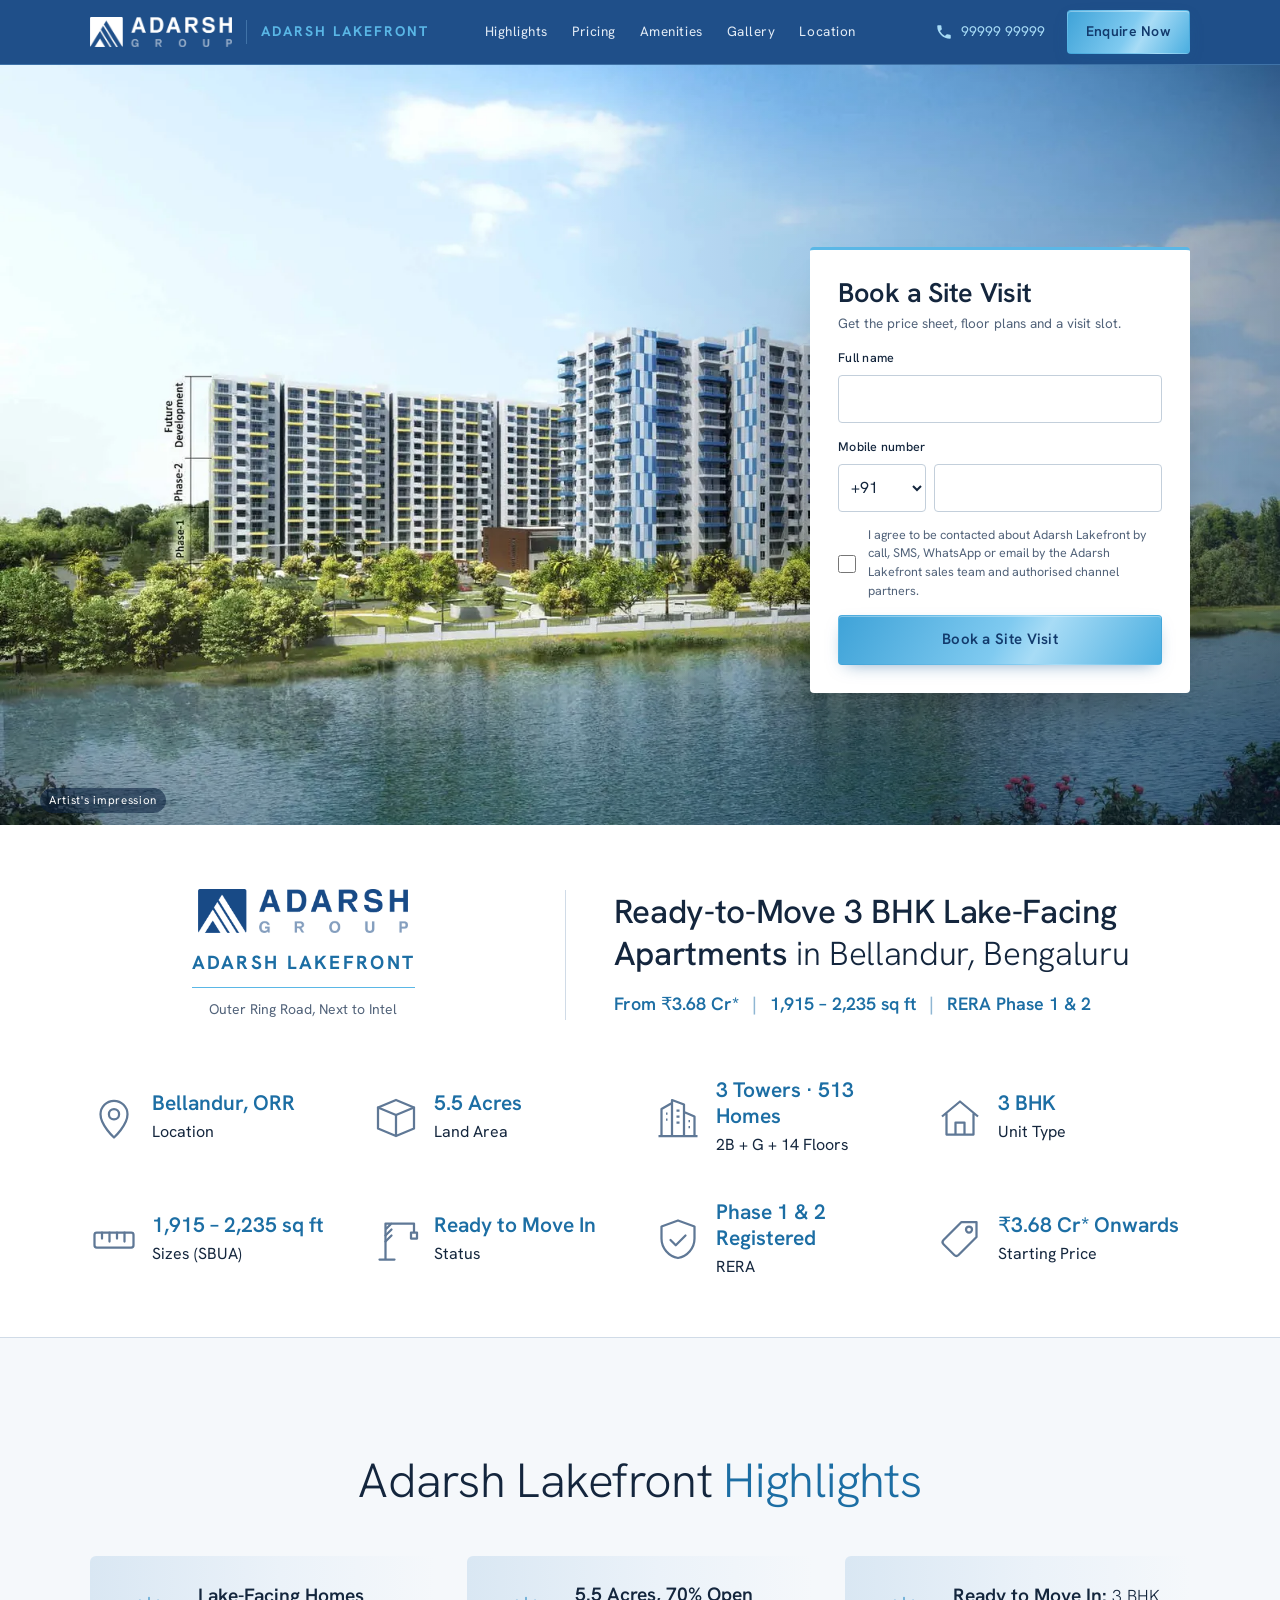
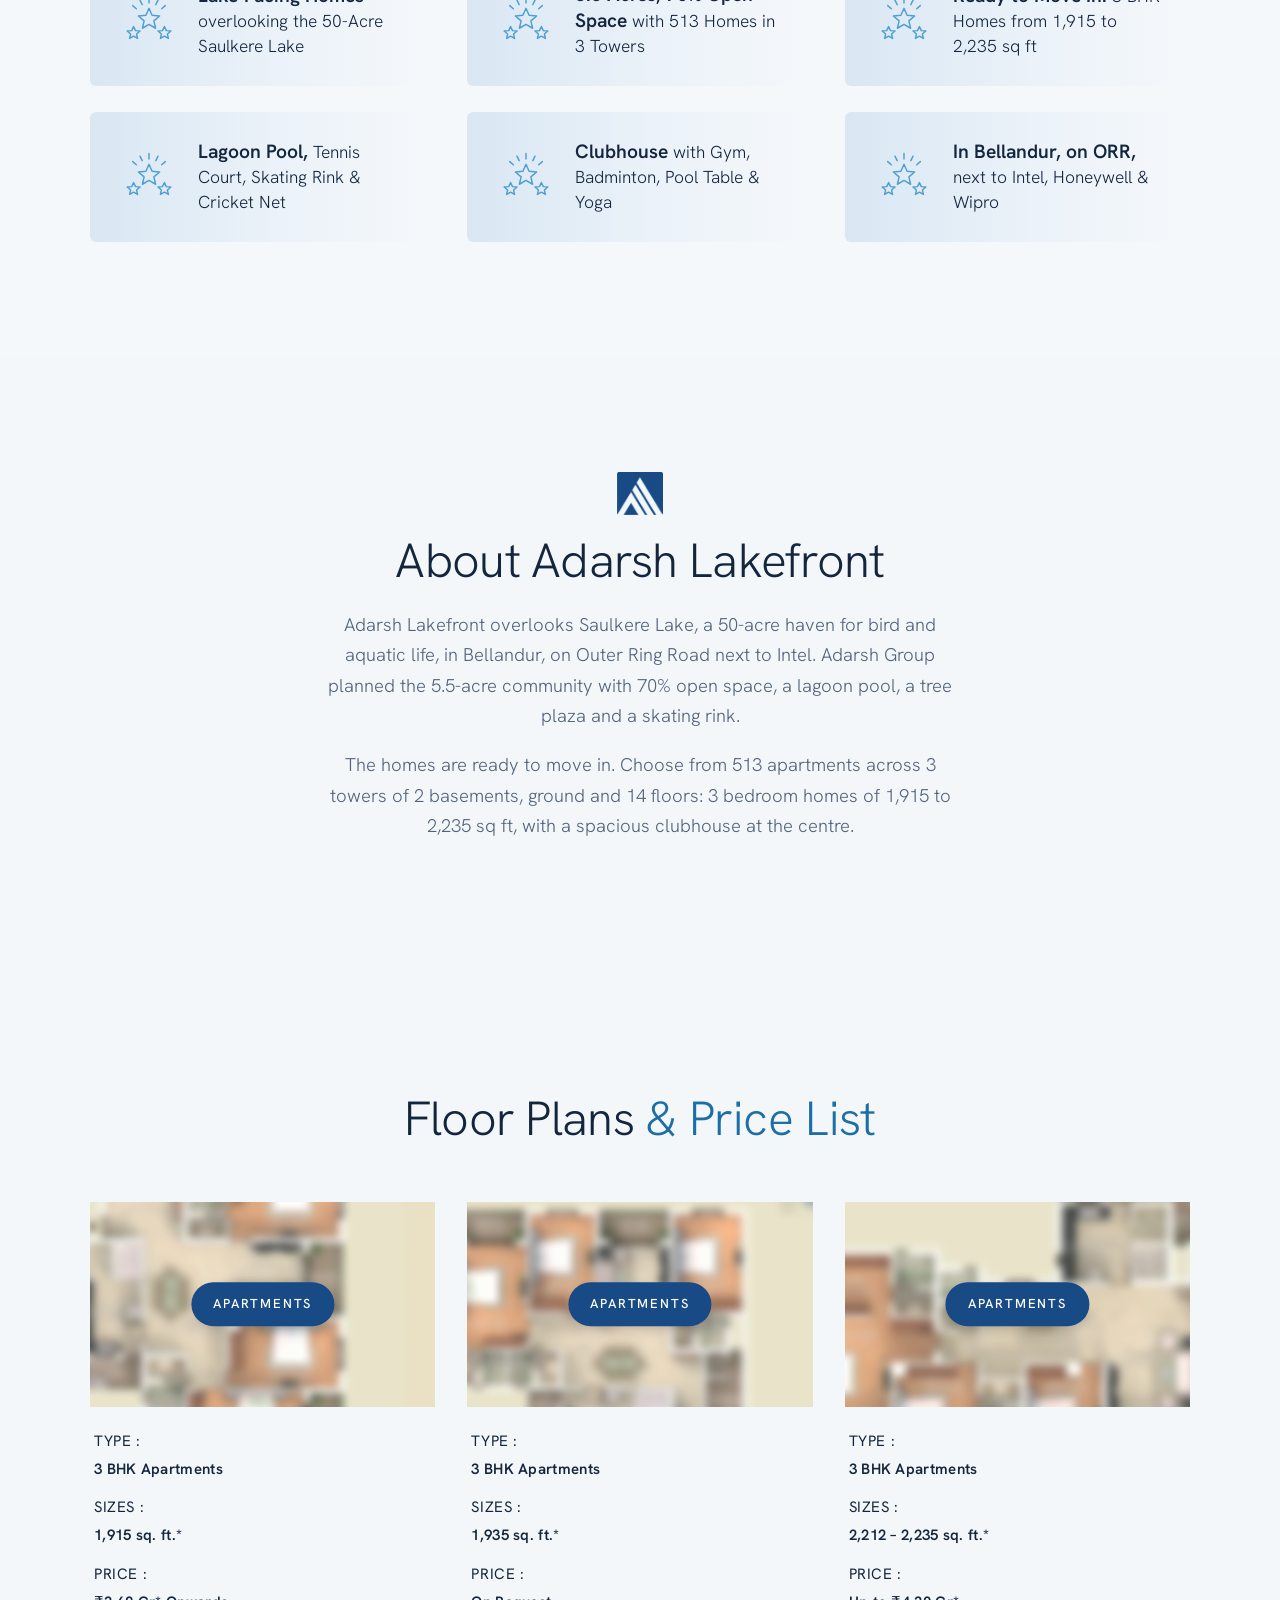
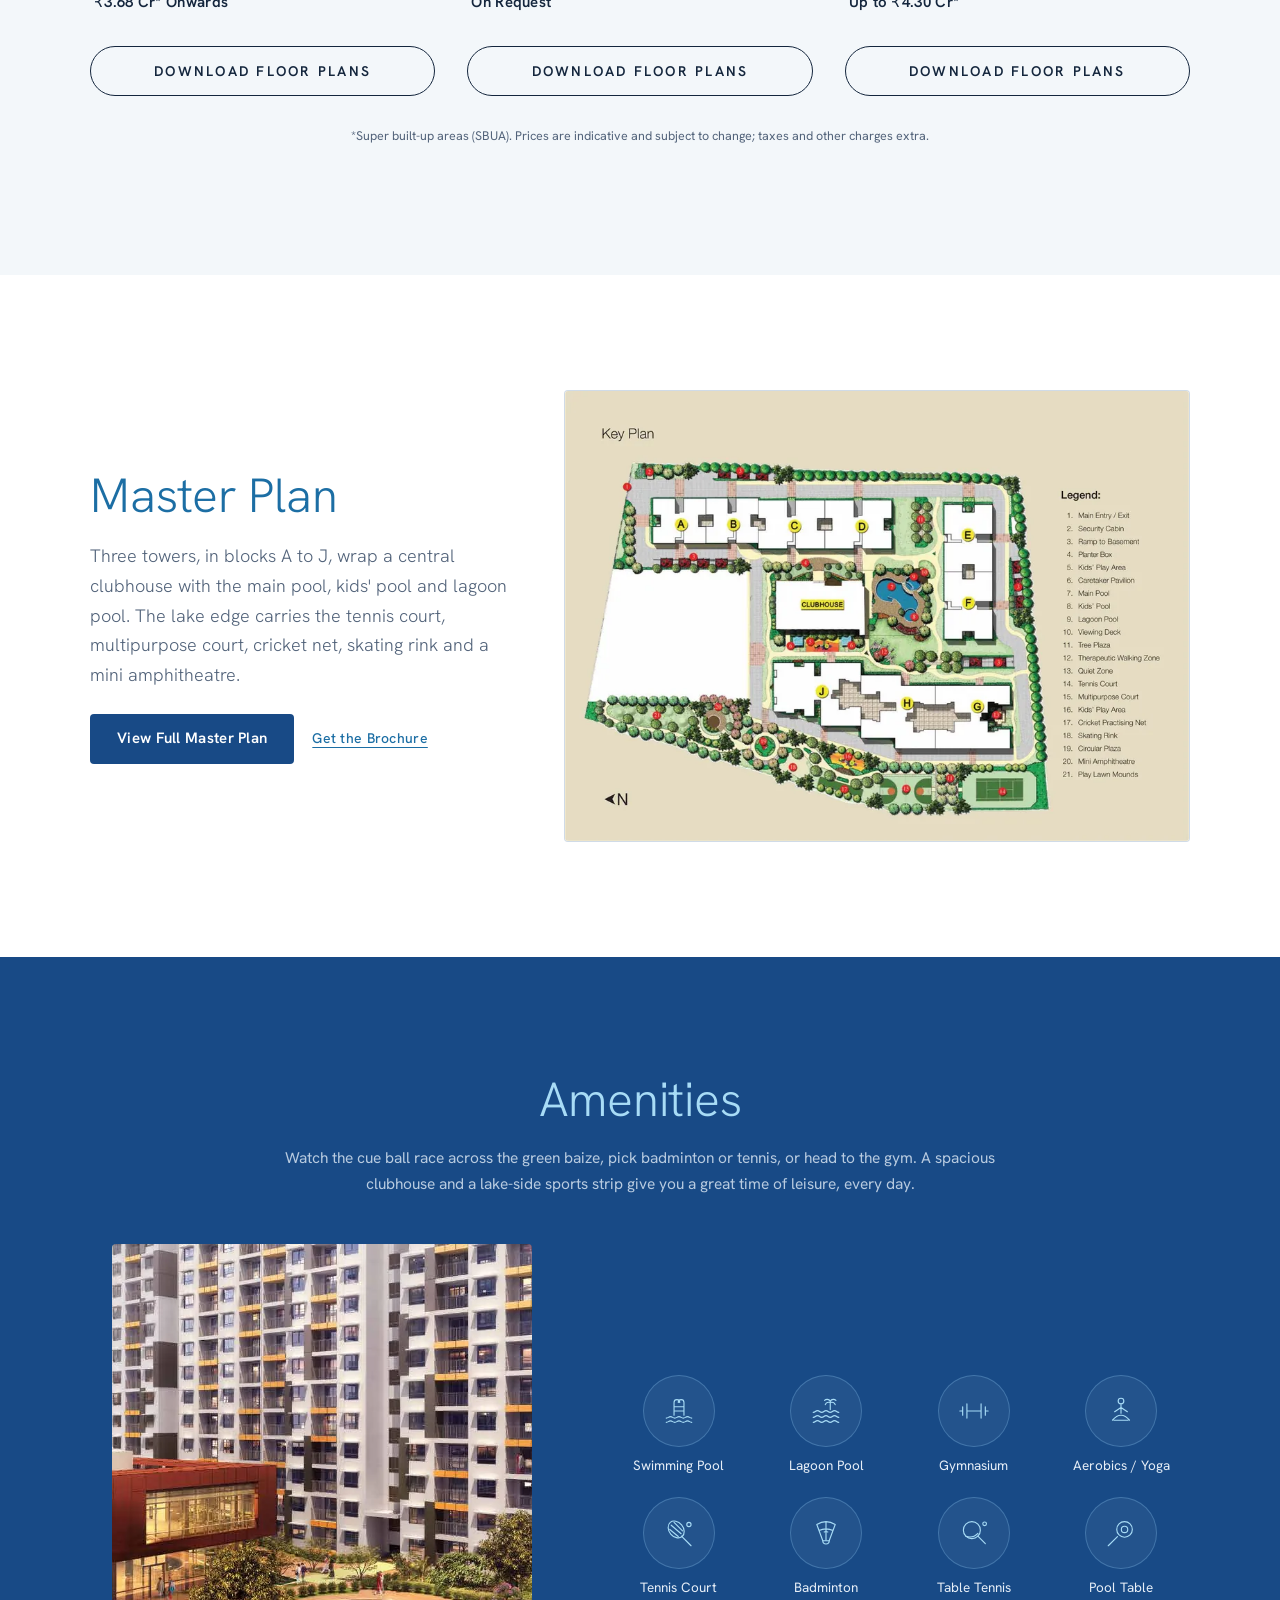
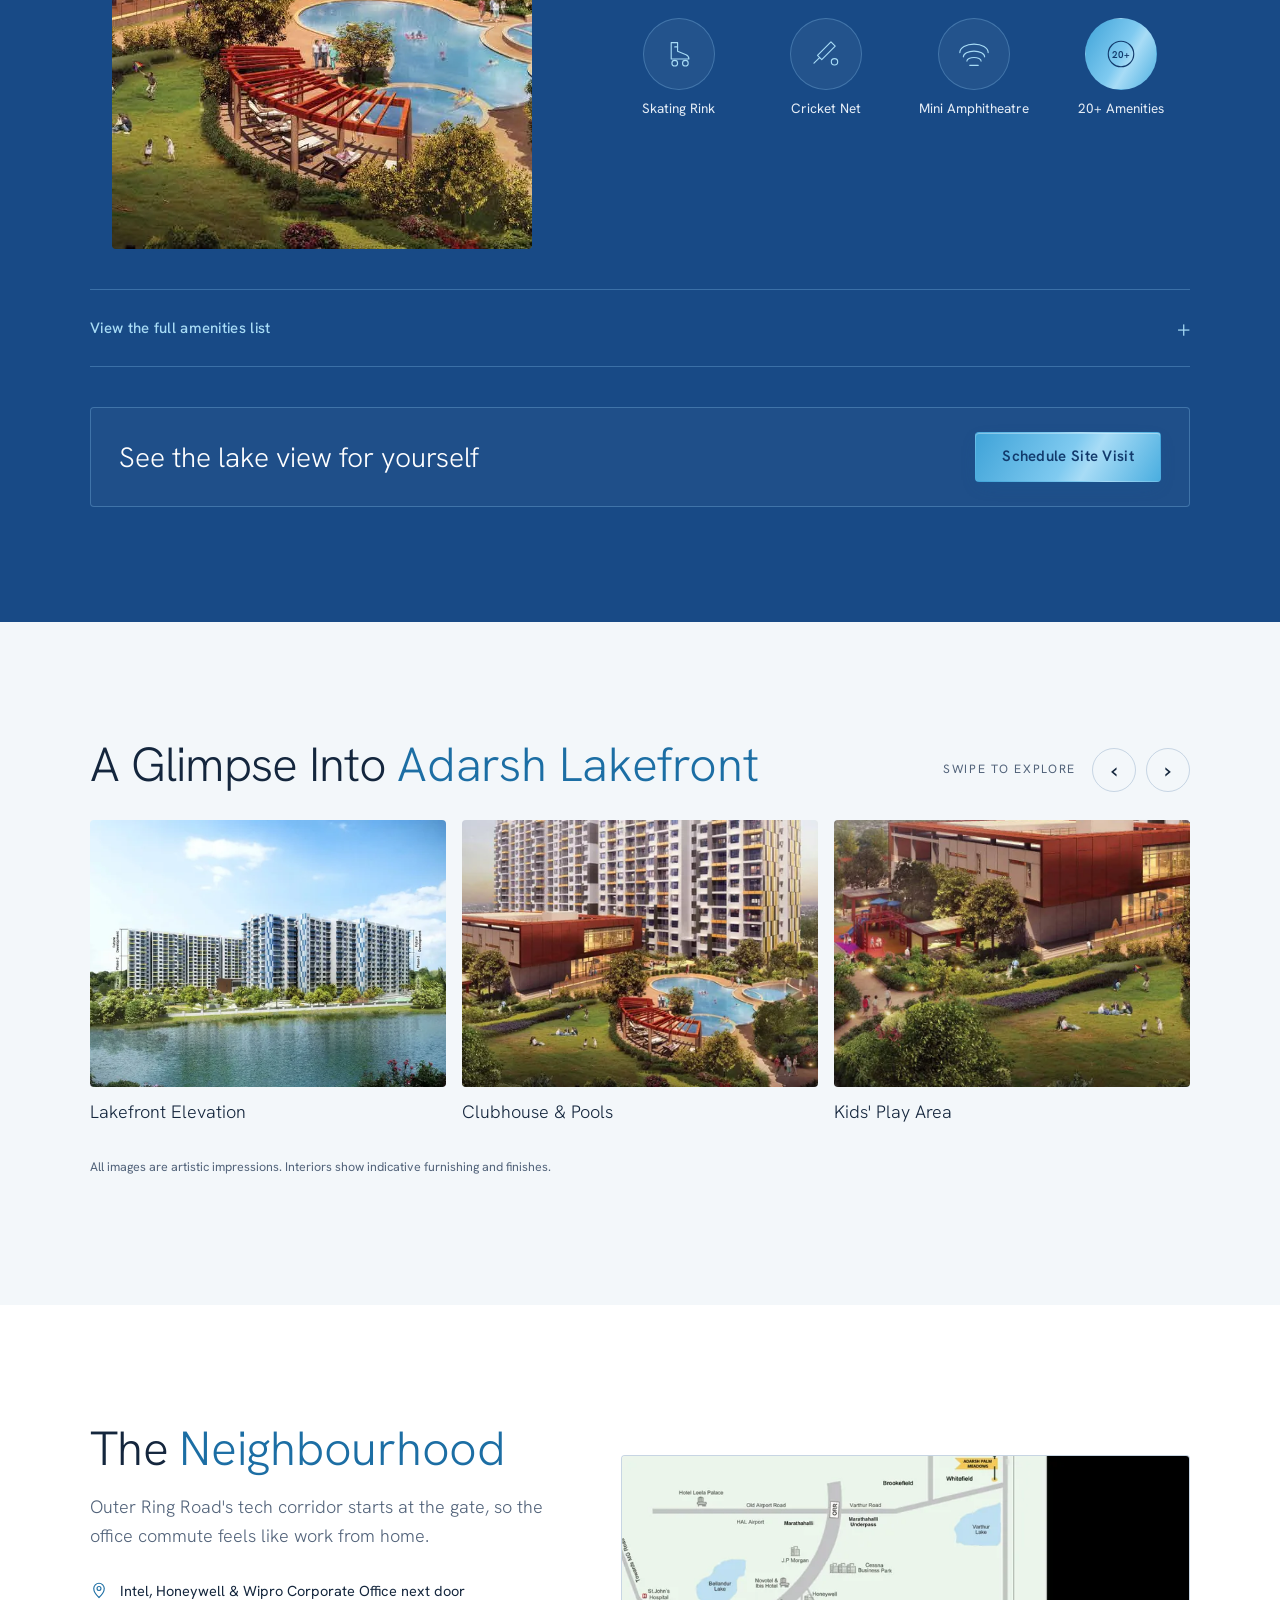
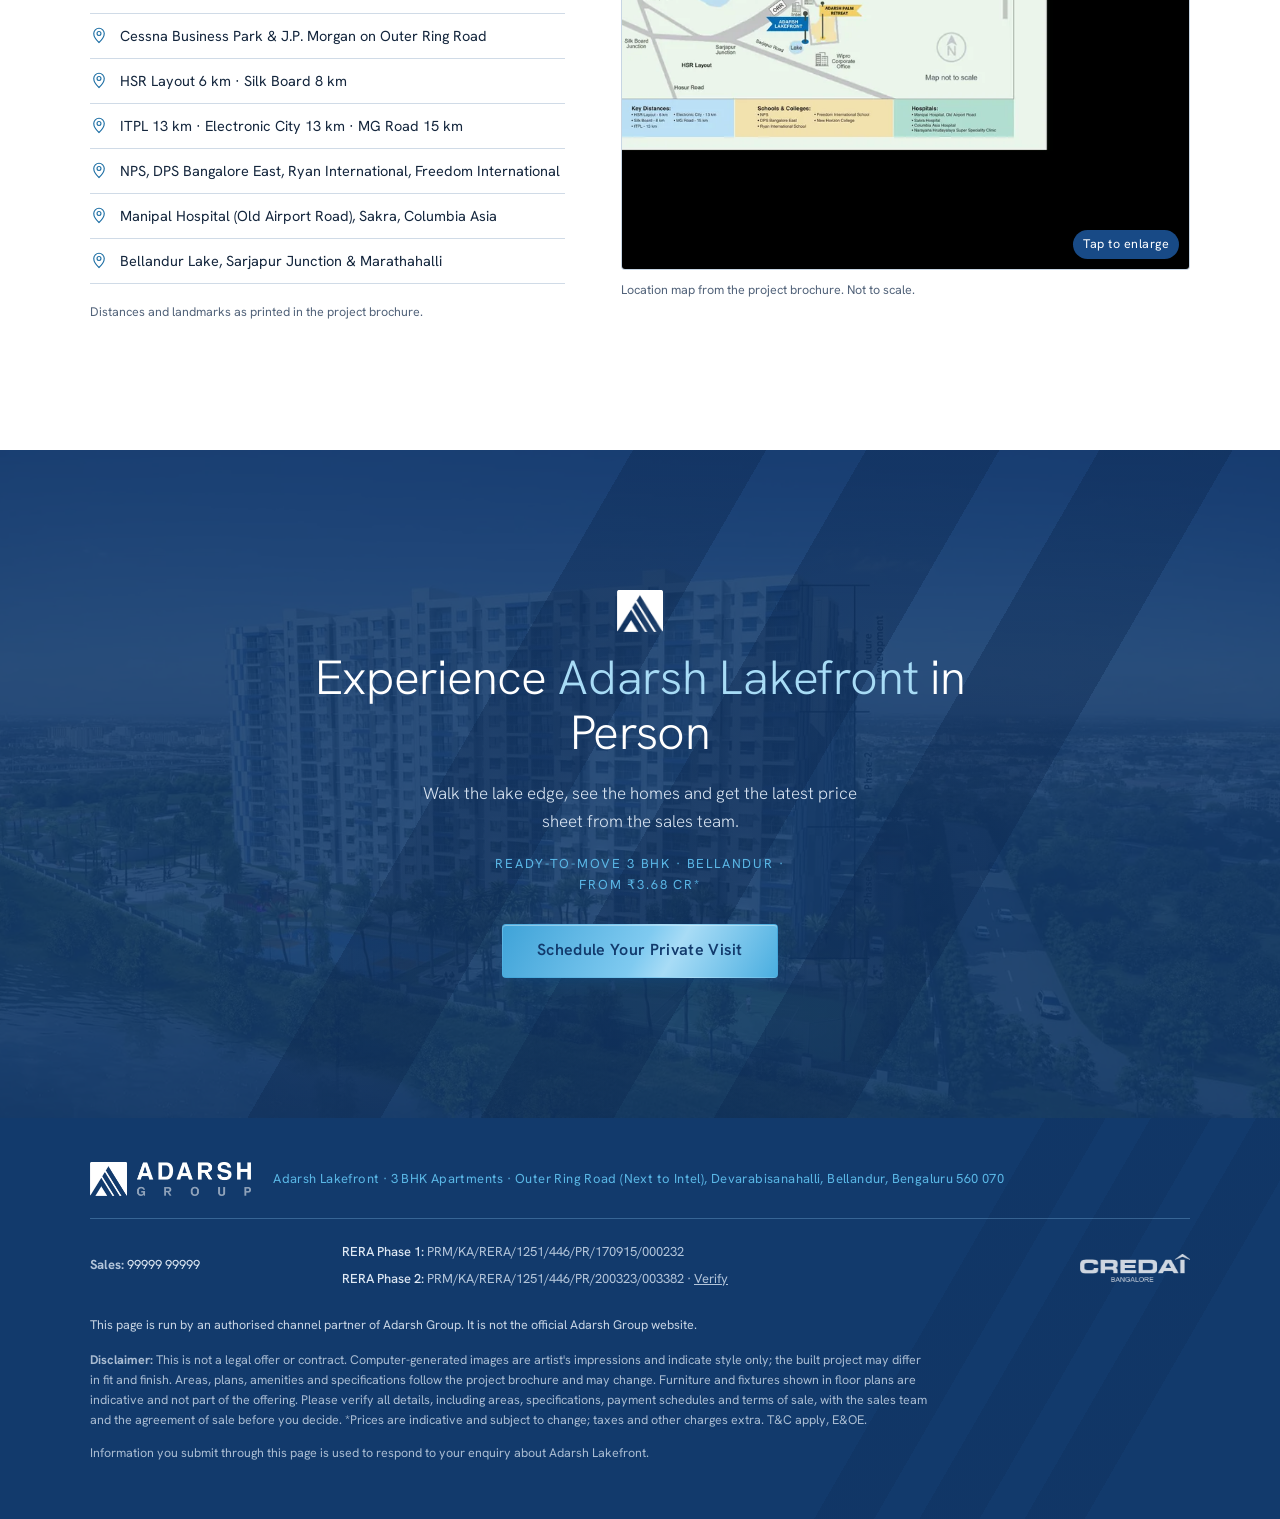
<file: index.html>
<!doctype html>
<html lang="en-IN">
<head>
<meta charset="utf-8">
<meta name="viewport" content="width=device-width, initial-scale=1, viewport-fit=cover">
<title>Adarsh Lakefront</title>
<meta name="description" content="Adarsh Lakefront by Adarsh Group: ready-to-move 3 BHK lake-facing apartments in Bellandur, on Outer Ring Road next to Intel, Bengaluru. 1,915 to 2,235 sq ft, from ₹3.68 Cr*. 5.5 acres, 3 towers, 513 homes. RERA registered.">
<meta name="theme-color" content="#184a86">
<meta property="og:type" content="website">
<meta property="og:title" content="Adarsh Lakefront, Outer Ring Road. For a glorious view called life.">
<meta property="og:description" content="Ready-to-move 3 BHK homes overlooking the 50-acre Saulkere Lake in Bellandur, next to Intel on Outer Ring Road. By Adarsh Group.">
<meta property="og:image" content="assets/img/og-image.jpg">
<meta property="og:image:width" content="1200">
<meta property="og:image:height" content="630">
<meta name="twitter:card" content="summary_large_image">
<link rel="icon" href="assets/img/mark-navy.webp" type="image/webp">
<link rel="preconnect" href="https://fonts.googleapis.com">
<link rel="preconnect" href="https://fonts.gstatic.com" crossorigin>
<link href="https://fonts.googleapis.com/css2?family=Hanken+Grotesk:wght@300;400;500;600;700&display=swap" rel="stylesheet">
<link rel="preload" as="image" href="assets/img/facade-1000.webp" media="(max-width: 899px)">
<link rel="preload" as="image" href="assets/img/facade-1600.webp" media="(min-width: 900px)">
<link rel="stylesheet" href="assets/css/styles.css">

<script src="assets/js/config.js"></script>
<script>
  window.dataLayer = window.dataLayer || [];
  (function (id) {
    if (!id) return;
    (function(w,d,s,l,i){w[l]=w[l]||[];w[l].push({'gtm.start':new Date().getTime(),event:'gtm.js'});var f=d.getElementsByTagName(s)[0],j=d.createElement(s),dl=l!='dataLayer'?'&l='+l:'';j.async=true;j.src='https://www.googletagmanager.com/gtm.js?id='+i+dl;f.parentNode.insertBefore(j,f);})(window,document,'script','dataLayer',id);
  })(window.AL_CONFIG && window.AL_CONFIG.gtmId);
</script>

<script type="application/ld+json">
{
  "@context": "https://schema.org",
  "@type": "ApartmentComplex",
  "name": "Adarsh Lakefront",
  "description": "Ready-to-move 3 BHK apartments by Adarsh Group in Bellandur, on Outer Ring Road next to Intel, Bengaluru.",
  "address": {"@type": "PostalAddress", "streetAddress": "Outer Ring Road (Next to Intel), Devarabisanahalli", "addressLocality": "Bengaluru", "addressRegion": "Karnataka", "postalCode": "560070", "addressCountry": "IN"}
}
</script>
</head>
<body>
<!-- Inline icon sprite -->
<svg class="sprite" width="0" height="0" aria-hidden="true" focusable="false">
  <symbol id="i-check" viewBox="0 0 24 24"><circle cx="12" cy="12" r="11" fill="none" stroke="currentColor" stroke-width="1.4"/><path d="M7 12.5l3.2 3.2L17 9" fill="none" stroke="currentColor" stroke-width="1.8" stroke-linecap="round" stroke-linejoin="round"/></symbol>
  <symbol id="i-pin" viewBox="0 0 24 24"><path d="M12 22s7-6.4 7-12a7 7 0 1 0-14 0c0 5.6 7 12 7 12z" fill="none" stroke="currentColor" stroke-width="1.5"/><circle cx="12" cy="10" r="2.6" fill="none" stroke="currentColor" stroke-width="1.5"/></symbol>
  <symbol id="i-phone" viewBox="0 0 24 24"><path fill="currentColor" d="M6.6 10.8a15.1 15.1 0 0 0 6.6 6.6l2.2-2.2c.3-.3.7-.4 1-.2 1.1.4 2.3.6 3.6.6.6 0 1 .4 1 1V20c0 .6-.4 1-1 1A17 17 0 0 1 3 4c0-.6.4-1 1-1h3.5c.6 0 1 .4 1 1 0 1.3.2 2.5.6 3.6.1.3 0 .7-.2 1z"/></symbol>
  <symbol id="i-wa" viewBox="0 0 24 24"><path fill="currentColor" d="M12 2a10 10 0 0 0-8.6 15.1L2 22l5-1.3A10 10 0 1 0 12 2zm0 18.2c-1.6 0-3.1-.4-4.4-1.2l-.3-.2-3 .8.8-2.9-.2-.3A8.2 8.2 0 1 1 12 20.2zm4.5-6.1c-.2-.1-1.5-.7-1.7-.8-.2-.1-.4-.1-.6.1l-.8 1c-.1.2-.3.2-.5.1a6.7 6.7 0 0 1-3.3-2.9c-.3-.4.2-.4.7-1.4.1-.2 0-.3 0-.5l-.8-1.8c-.2-.5-.4-.4-.6-.4h-.5c-.2 0-.5.1-.7.3-.2.3-.9.9-.9 2.2s.9 2.5 1 2.7c.1.2 1.8 2.8 4.4 3.9 1.6.7 2.3.8 3.1.6.5-.1 1.5-.6 1.7-1.2.2-.6.2-1.1.2-1.2-.1-.1-.3-.2-.5-.3z"/></symbol>
  <symbol id="i-leaf" viewBox="0 0 24 24"><path d="M5 19c0-8 5-13 14-14-1 9-6 14-14 14zm0 0l7-7" fill="none" stroke="currentColor" stroke-width="1.5" stroke-linecap="round"/></symbol>
  <symbol id="i-pool" viewBox="0 0 24 24"><path d="M2 17c2 0 2-1.5 4-1.5s2 1.5 4 1.5 2-1.5 4-1.5 2 1.5 4 1.5 2-1.5 4-1.5M2 21c2 0 2-1.5 4-1.5s2 1.5 4 1.5 2-1.5 4-1.5 2 1.5 4 1.5 2-1.5 4-1.5M8 14V5a2 2 0 0 1 4 0M16 14V5a2 2 0 0 0-4 0M8 9h8" fill="none" stroke="currentColor" stroke-width="1.4" stroke-linecap="round"/></symbol>
  <symbol id="i-desk" viewBox="0 0 24 24"><path d="M3 8h18M5 8v11M19 8v11M9 4h6v4H9z" fill="none" stroke="currentColor" stroke-width="1.5" stroke-linecap="round"/></symbol>
  <symbol id="i-home" viewBox="0 0 24 24"><path d="M3 11l9-7 9 7M5 9.5V20h14V9.5M10 20v-6h4v6" fill="none" stroke="currentColor" stroke-width="1.5" stroke-linejoin="round"/></symbol>
  <symbol id="i-shield" viewBox="0 0 24 24"><path d="M12 3l8 3v6c0 4.5-3.4 8.3-8 9-4.6-.7-8-4.5-8-9V6z M8.5 12l2.5 2.5 4.5-5" fill="none" stroke="currentColor" stroke-width="1.5" stroke-linejoin="round"/></symbol>
  <symbol id="i-bolt" viewBox="0 0 24 24"><path d="M13 2L4 14h7l-1 8 9-12h-7z" fill="none" stroke="currentColor" stroke-width="1.5" stroke-linejoin="round"/></symbol>
  <symbol id="i-plus" viewBox="0 0 24 24"><path d="M12 5v14M5 12h14" stroke="currentColor" stroke-width="1.6" stroke-linecap="round"/></symbol>
  <symbol id="i-lock" viewBox="0 0 24 24"><rect x="5" y="10" width="14" height="10" rx="1.5" fill="none" stroke="currentColor" stroke-width="1.5"/><path d="M8 10V7a4 4 0 0 1 8 0v3" fill="none" stroke="currentColor" stroke-width="1.5"/></symbol>
  <symbol id="i-down" viewBox="0 0 24 24"><path d="M12 4v11m0 0l-4.5-4.5M12 15l4.5-4.5M5 20h14" fill="none" stroke="currentColor" stroke-width="1.6" stroke-linecap="round" stroke-linejoin="round"/></symbol>
  <symbol id="a-yoga" viewBox="0 0 48 48"><g fill="none" stroke="currentColor" stroke-width="1.6" stroke-linecap="round" stroke-linejoin="round"><circle cx="24" cy="10" r="4"/><path d="M24 15v12M24 19l-9 6M24 19l9 6M12 37c4-5 8-7 12-7s8 2 12 7M14 37h20"/></g></symbol>
  <symbol id="a-pool" viewBox="0 0 48 48"><g fill="none" stroke="currentColor" stroke-width="1.6" stroke-linecap="round"><path d="M17 30V12a4 4 0 0 1 8 0M31 30V12a4 4 0 0 0-8 0M17 18h14M17 24h14"/><path d="M6 34c3 0 3-2 6-2s3 2 6 2 3-2 6-2 3 2 6 2 3-2 6-2 3 2 6 2M6 40c3 0 3-2 6-2s3 2 6 2 3-2 6-2 3 2 6 2 3-2 6-2 3 2 6 2"/></g></symbol>
  <symbol id="a-steam" viewBox="0 0 48 48"><g fill="none" stroke="currentColor" stroke-width="1.6" stroke-linecap="round"><path d="M16 26c-3-3 3-6 0-9s3-6 0-9M24 26c-3-3 3-6 0-9s3-6 0-9M32 26c-3-3 3-6 0-9s3-6 0-9"/><rect x="8" y="30" width="32" height="10" rx="2"/><path d="M14 35h20"/></g></symbol>
  <symbol id="a-gong" viewBox="0 0 48 48"><g fill="none" stroke="currentColor" stroke-width="1.6" stroke-linecap="round"><path d="M8 42V8h32v34M6 8h36"/><path d="M24 8v6"/><circle cx="24" cy="25" r="10"/><circle cx="24" cy="25" r="4"/></g></symbol>
  <symbol id="a-aroma" viewBox="0 0 48 48"><g fill="none" stroke="currentColor" stroke-width="1.6" stroke-linecap="round" stroke-linejoin="round"><path d="M24 42V24"/><path d="M24 24c-6 0-10-4-10-10 6 0 10 4 10 10zM24 24c6 0 10-4 10-10-6 0-10 4-10 10zM24 22c-3-3-3-9 0-14 3 5 3 11 0 14z"/><path d="M24 34c-4 0-7-2-8-5 4 0 7 2 8 5zM24 34c4 0 7-2 8-5-4 0-7 2-8 5z"/></g></symbol>
  <symbol id="a-amph" viewBox="0 0 48 48"><g fill="none" stroke="currentColor" stroke-width="1.6" stroke-linecap="round"><path d="M4 22a20 12 0 0 1 40 0M9 28a15 8 0 0 1 30 0M14 34a10 5 0 0 1 20 0"/><path d="M18 40h12"/></g></symbol>
  <symbol id="a-swing" viewBox="0 0 48 48"><g fill="none" stroke="currentColor" stroke-width="1.6" stroke-linecap="round" stroke-linejoin="round"><path d="M6 42L12 8h24l6 34M10 8h28"/><path d="M19 8v22M29 8v22M16 30h16v4H16z"/></g></symbol>
  <symbol id="a-reflex" viewBox="0 0 48 48"><g fill="none" stroke="currentColor" stroke-width="1.6" stroke-linecap="round"><path d="M14 40c-4 0-5-5-5-10s1-13 6-13 6 6 5 12-2 11-6 11zM34 34c-4 0-5-5-6-11s1-12 5-12 6 8 6 13-1 10-5 10z"/><circle cx="12" cy="11" r="1.4"/><circle cx="16" cy="10" r="1.4"/><circle cx="32" cy="6" r="1.4"/><circle cx="36" cy="5" r="1.4"/></g></symbol>
  <symbol id="a-golf" viewBox="0 0 48 48"><g fill="none" stroke="currentColor" stroke-width="1.6" stroke-linecap="round" stroke-linejoin="round"><path d="M22 38V6l14 6-14 6"/><ellipse cx="22" cy="38" rx="12" ry="3"/><circle cx="33" cy="33" r="2"/></g></symbol>
  <symbol id="a-bbq" viewBox="0 0 48 48"><g fill="none" stroke="currentColor" stroke-width="1.6" stroke-linecap="round" stroke-linejoin="round"><path d="M8 20h32a16 12 0 0 1-32 0zM6 20h36"/><path d="M17 32l-5 10M31 32l5 10M24 32v10"/><path d="M18 8c-2 2 2 4 0 6M24 8c-2 2 2 4 0 6M30 8c-2 2 2 4 0 6"/></g></symbol>
  <symbol id="a-senior" viewBox="0 0 48 48"><g fill="none" stroke="currentColor" stroke-width="1.6" stroke-linecap="round" stroke-linejoin="round"><circle cx="20" cy="8" r="4"/><path d="M20 13l-2 12 4 6v10M18 25l-5 16M19 16l8 5"/><path d="M30 20v22M30 20c0-3 4-3 4 0"/></g></symbol>
  <symbol id="a-more" viewBox="0 0 48 48"><g fill="none" stroke="currentColor" stroke-width="1.6"><circle cx="24" cy="24" r="18"/></g><text x="24" y="29" text-anchor="middle" font-family="Hanken Grotesk, sans-serif" font-size="14" font-weight="600" fill="currentColor">20+</text></symbol>
  <symbol id="i-play" viewBox="0 0 24 24"><path d="M8 5.5v13l11-6.5z" fill="currentColor"/></symbol>
  <symbol id="f-pin" viewBox="0 0 32 32"><g fill="none" stroke="currentColor" stroke-width="1.5" stroke-linejoin="round"><path d="M16 29s9-8.2 9-15.5a9 9 0 0 0-18 0C7 20.8 16 29 16 29z"/><circle cx="16" cy="13.5" r="3.4"/></g></symbol>
  <symbol id="f-area" viewBox="0 0 32 32"><g fill="none" stroke="currentColor" stroke-width="1.5" stroke-linecap="round" stroke-linejoin="round"><path d="M4 9l12-5 12 5-12 5z"/><path d="M4 9v14l12 5 12-5V9M16 14v14"/></g></symbol>
  <symbol id="f-tower" viewBox="0 0 32 32"><g fill="none" stroke="currentColor" stroke-width="1.5" stroke-linejoin="round"><path d="M5 28V10l7-4v22M12 28V4l8 3v21M20 28V12l7 3v13M3 28h26"/><path d="M15 11h2M15 15h2M15 19h2M8 13h1M8 17h1M23 18h1M23 22h1"/></g></symbol>
  <symbol id="f-home" viewBox="0 0 32 32"><g fill="none" stroke="currentColor" stroke-width="1.5" stroke-linejoin="round"><path d="M4 15L16 5l12 10M7 13v14h18V13"/><path d="M13 27v-8h6v8"/></g></symbol>
  <symbol id="f-ruler" viewBox="0 0 32 32"><g fill="none" stroke="currentColor" stroke-width="1.5" stroke-linejoin="round" stroke-linecap="round"><rect x="3" y="11" width="26" height="10" rx="1.5"/><path d="M8 11v4M13 11v6M18 11v4M23 11v6"/></g></symbol>
  <symbol id="f-crane" viewBox="0 0 32 32"><g fill="none" stroke="currentColor" stroke-width="1.5" stroke-linejoin="round" stroke-linecap="round"><path d="M9 29V5M5 29h10M9 5h19M9 9l4-4M28 5v6M26 11h4v4h-4z"/><path d="M9 13l4-4M9 17l4-4"/></g></symbol>
  <symbol id="f-shield" viewBox="0 0 32 32"><g fill="none" stroke="currentColor" stroke-width="1.5" stroke-linejoin="round" stroke-linecap="round"><path d="M16 3l11 4v8c0 6.4-4.7 11.8-11 13-6.3-1.2-11-6.6-11-13V7z"/><path d="M11 16l3.5 3.5L21 13"/></g></symbol>
  <symbol id="f-tag" viewBox="0 0 32 32"><g fill="none" stroke="currentColor" stroke-width="1.5" stroke-linejoin="round"><path d="M17 4h10v10L15 26a2 2 0 0 1-2.8 0L5 18.8a2 2 0 0 1 0-2.8z"/><circle cx="22" cy="9" r="2"/></g></symbol>
  <symbol id="f-star" viewBox="0 0 24 24"><path d="M12 2.5l2.6 6.1 6.6.5-5 4.3 1.6 6.4L12 16.4l-5.8 3.4 1.6-6.4-5-4.3 6.6-.5z" fill="none" stroke="currentColor" stroke-width="1.4" stroke-linejoin="round"/></symbol>
  <symbol id="f-stars" viewBox="0 0 64 64"><g fill="none" stroke="currentColor" stroke-width="1.6" stroke-linejoin="round" stroke-linecap="round"><path d="M32 18l3.4 7.6 8.3.8-6.3 5.5 1.9 8.1L32 35.8 24.7 40l1.9-8.1-6.3-5.5 8.3-.8z"/><path d="M15 38l2.1 4.6 5 .5-3.8 3.3 1.1 4.9L15 48.8l-4.4 2.5 1.1-4.9-3.8-3.3 5-.5zM49 38l2.1 4.6 5 .5-3.8 3.3 1.1 4.9L49 48.8l-4.4 2.5 1.1-4.9-3.8-3.3 5-.5z"/><path d="M32 6v6M22 9l2.5 5M42 9l-2.5 5M14 15l4 3.5M50 15l-4 3.5"/></g></symbol>

  <symbol id="f-wave" viewBox="0 0 32 32"><g fill="none" stroke="currentColor" stroke-width="1.5" stroke-linecap="round"><path d="M3 13c3 0 3-2.5 6.5-2.5S13 13 16 13s3-2.5 6.5-2.5S26 13 29 13M3 19c3 0 3-2.5 6.5-2.5S13 19 16 19s3-2.5 6.5-2.5S26 19 29 19M3 25c3 0 3-2.5 6.5-2.5S13 25 16 25s3-2.5 6.5-2.5S26 25 29 25"/><circle cx="23" cy="6" r="2.5"/></g></symbol>
  <symbol id="f-leaf" viewBox="0 0 32 32"><g fill="none" stroke="currentColor" stroke-width="1.5" stroke-linecap="round" stroke-linejoin="round"><path d="M6 26C6 14 13 7 27 5c-1.500 14-9 21-21 21zM6 26l11-11"/></g></symbol>
  <symbol id="a-lagoon" viewBox="0 0 48 48"><g fill="none" stroke="currentColor" stroke-width="1.6" stroke-linecap="round" stroke-linejoin="round"><path d="M6 26c3 0 3-2.500 6-2.500s3 2.500 6 2.500 3-2.500 6-2.500 3 2.500 6 2.500 3-2.500 6-2.500 3 2.500 6 2.500M6 33c3 0 3-2.500 6-2.500s3 2.500 6 2.500 3-2.500 6-2.500 3 2.500 6 2.500 3-2.500 6-2.500 3 2.500 6 2.500M6 40c3 0 3-2.500 6-2.500s3 2.500 6 2.500 3-2.500 6-2.500 3 2.500 6 2.500 3-2.500 6-2.500 3 2.500 6 2.500"/><path d="M30 22V10M30 10c-2-3-6-3-8-1M30 10c2-3 6-3 8-1M30 12c-3-1-6 0-7 3M30 12c3-1 6 0 7 3"/></g></symbol>
  <symbol id="a-gym" viewBox="0 0 48 48"><g fill="none" stroke="currentColor" stroke-width="1.6" stroke-linecap="round" stroke-linejoin="round"><path d="M14 24h20M14 14v20M34 14v20M8 18v12M40 18v12M4 24h4M40 24h4"/></g></symbol>
  <symbol id="a-tennis" viewBox="0 0 48 48"><g fill="none" stroke="currentColor" stroke-width="1.6" stroke-linecap="round" stroke-linejoin="round"><ellipse cx="20" cy="19" rx="10" ry="13" transform="rotate(-40 20 19)"/><path d="M27.500 28.500L41 42M13 13l14 12M17 9l12 12M11 19l12 10"/><circle cx="38" cy="12" r="3"/></g></symbol>
  <symbol id="a-shuttle" viewBox="0 0 48 48"><g fill="none" stroke="currentColor" stroke-width="1.6" stroke-linecap="round" stroke-linejoin="round"><path d="M19.500 35L11 12c8-5 18-5 26 0l-8.500 23M24 34V9M21.500 22.500c1.600-.700 3.400-.700 5 0M14 20.500c6.500-3 13.500-3 20 0"/><path d="M19.500 35a4.500 4.500 0 0 0 9 0z"/></g></symbol>
  <symbol id="a-tt" viewBox="0 0 48 48"><g fill="none" stroke="currentColor" stroke-width="1.6" stroke-linecap="round" stroke-linejoin="round"><circle cx="21" cy="20" r="12"/><path d="M29.500 28.500L40 39M12.500 28.500c5 2 12 1 17-4"/><circle cx="39" cy="11" r="2.600"/></g></symbol>
  <symbol id="a-cue" viewBox="0 0 48 48"><g fill="none" stroke="currentColor" stroke-width="1.6" stroke-linecap="round" stroke-linejoin="round"><circle cx="29" cy="19" r="11"/><circle cx="29" cy="19" r="4.500"/><path d="M6 42l13-13"/></g></symbol>
  <symbol id="a-skate" viewBox="0 0 48 48"><g fill="none" stroke="currentColor" stroke-width="1.6" stroke-linecap="round" stroke-linejoin="round"><path d="M13 8h9v12l12 5c3 1.300 4 3 4 6H13z"/><circle cx="18" cy="37" r="4"/><circle cx="33" cy="37" r="4"/><path d="M22 14h-4"/></g></symbol>
  <symbol id="a-cricket" viewBox="0 0 48 48"><g fill="none" stroke="currentColor" stroke-width="1.6" stroke-linecap="round" stroke-linejoin="round"><path d="M31 7l6 6-19 19-6-6zM15 29l-8 8"/><circle cx="36" cy="35" r="4.500"/></g></symbol>
</svg>
<a class="skip" href="#main">Skip to content</a>

<!-- ============ HEADER ============ -->
<header class="site-header" id="top">
  <div class="wrap header-inner">
    <a class="brand" href="#top" aria-label="Adarsh Lakefront, back to top">
      <img src="assets/img/logo-white.webp" width="640" height="135" alt="Adarsh Group">
      <span class="brand-name">Adarsh Lakefront</span>
    </a>
    <nav class="nav" id="site-nav" aria-label="Page sections">
      <a href="#highlights">Highlights</a>
      <a href="#walkthrough">Walkthrough</a>
      <a href="#pricing">Pricing</a>
      <a href="#amenities">Amenities</a>
      <a href="#gallery">Gallery</a>
      <a href="#neighbourhood">Location</a>
    </nav>
    <div class="header-actions">
      <a class="icon-btn js-phone" href="tel:+919999999999" data-cta="header_call" aria-label="Call sales on 99999 99999">
        <svg aria-hidden="true" width="18" height="18"><use href="#i-phone"/></svg>
        <span class="js-phone-text">99999&nbsp;99999</span>
      </a>
      <button class="btn btn-gold btn-sm js-open-enquiry" data-cta="header_enquire" type="button">Enquire Now</button>
      <button class="menu-btn" type="button" aria-controls="site-nav" aria-expanded="false" aria-label="Open menu"><span></span><span></span><span></span></button>
    </div>
  </div>
</header>

<main id="main">

<!-- ============ HERO ============ -->
<section class="hero hero-b" id="hero" aria-label="Adarsh Lakefront">
  <picture class="hero-media">
    <source media="(max-width: 759px)" srcset="assets/img/facade-1000.webp">
    <img src="assets/img/facade-1600.webp" srcset="assets/img/facade-1000.webp 1000w, assets/img/facade-1600.webp 1600w" sizes="100vw" width="1600" height="1022" alt="Artist's impression of the Adarsh Lakefront towers seen across Saulkere Lake" fetchpriority="high">
  </picture>
  <div class="hero-shade" aria-hidden="true"></div>
  <span class="hero-tag">Artist's impression</span>
  <div class="wrap hero-grid">
    <div></div>
    <div class="hero-form card">
      <p class="form-title">Book a Site Visit</p>
      <p class="form-lede">Get the price sheet, floor plans and a visit slot.</p>
      <div class="js-form-slot" data-form-id="hero" data-submit-label="Book a Site Visit"></div>
    </div>
  </div>
</section>

<!-- ============ INTRO + KEY FACTS ============ -->
<section class="intro-band" id="intro" aria-labelledby="hero-title">
  <div class="wrap">
    <div class="intro-top">
      <div class="intro-logo"><img src="assets/img/logo-navy.webp" width="640" height="135" alt="Adarsh Group"><p class="pname">Adarsh Lakefront</p><p class="ploc">Outer Ring Road, Next to Intel</p></div>
      <div class="intro-text">
        <h1 id="hero-title">Ready-to-Move 3 BHK Lake-Facing Apartments <em>in Bellandur, Bengaluru</em></h1>
        <p class="intro-price">From ₹3.68 Cr* <i aria-hidden="true">|</i> 1,915 – 2,235 sq ft<span class="ip-rera"> <i aria-hidden="true">|</i> RERA Phase 1 &amp; 2</span></p>
      </div>
    </div>
    <div class="intro-form card">
      <p class="form-title">Book a Site Visit</p>
      <p class="form-lede">Get the price sheet, floor plans and a visit slot.</p>
      <div class="js-form-slot" data-form-id="hero-m" data-submit-label="Book a Site Visit"></div>
    </div>
    <ul class="kf-grid">
      <li><svg aria-hidden="true" width="44" height="44"><use href="#f-pin"/></svg><div><strong>Bellandur, ORR</strong><span>Location</span></div></li>
      <li><svg aria-hidden="true" width="44" height="44"><use href="#f-area"/></svg><div><strong>5.5 Acres</strong><span>Land Area</span></div></li>
      <li><svg aria-hidden="true" width="44" height="44"><use href="#f-tower"/></svg><div><strong>3 Towers · 513 Homes</strong><span>2B + G + 14 Floors</span></div></li>
      <li><svg aria-hidden="true" width="44" height="44"><use href="#f-home"/></svg><div><strong>3 BHK</strong><span>Unit Type</span></div></li>
      <li><svg aria-hidden="true" width="44" height="44"><use href="#f-ruler"/></svg><div><strong>1,915 – 2,235 sq ft</strong><span>Sizes (SBUA)</span></div></li>
      <li><svg aria-hidden="true" width="44" height="44"><use href="#f-crane"/></svg><div><strong>Ready to Move In</strong><span>Status</span></div></li>
      <li><svg aria-hidden="true" width="44" height="44"><use href="#f-shield"/></svg><div><strong>Phase 1 &amp; 2 Registered</strong><span>RERA</span></div></li>
      <li><svg aria-hidden="true" width="44" height="44"><use href="#f-tag"/></svg><div><strong>₹3.68 Cr* Onwards</strong><span>Starting Price</span></div></li>
    </ul>
  </div>
</section>

<!-- ============ HIGHLIGHTS ============ -->
<section class="section highlights-c" id="highlights" aria-labelledby="hl-title">
  <div class="wrap">
    <h2 id="hl-title" class="display center">Adarsh Lakefront <em>Highlights</em></h2>
    <ul class="hlc-grid">
      <li><svg aria-hidden="true" width="58" height="58"><use href="#f-stars"/></svg><p><strong>Lake-Facing Homes</strong> <em>overlooking the 50-Acre Saulkere Lake</em></p></li>
      <li><svg aria-hidden="true" width="58" height="58"><use href="#f-stars"/></svg><p><strong>5.5 Acres, 70% Open Space</strong> <em>with 513 Homes in 3 Towers</em></p></li>
      <li><svg aria-hidden="true" width="58" height="58"><use href="#f-stars"/></svg><p><strong>Ready to Move In:</strong> <em>3 BHK Homes from 1,915 to 2,235 sq ft</em></p></li>
      <li><svg aria-hidden="true" width="58" height="58"><use href="#f-stars"/></svg><p><strong>Lagoon Pool,</strong> <em>Tennis Court, Skating Rink &amp; Cricket Net</em></p></li>
      <li><svg aria-hidden="true" width="58" height="58"><use href="#f-stars"/></svg><p><strong>Clubhouse</strong> <em>with Gym, Badminton, Pool Table &amp; Yoga</em></p></li>
      <li><svg aria-hidden="true" width="58" height="58"><use href="#f-stars"/></svg><p><strong>In Bellandur, on ORR,</strong> <em>next to Intel, Honeywell &amp; Wipro</em></p></li>
    </ul>
  </div>
</section>

<!-- ============ ABOUT ============ -->
<section class="section about" id="about" aria-labelledby="about-title">
  <div class="wrap narrow center">
    <img class="mandala-mark" src="assets/img/mark-navy.webp" width="200" height="184" alt="" loading="lazy" decoding="async">
    <h2 id="about-title" class="display">About Adarsh Lakefront</h2>
    <p class="about-lede">Adarsh Lakefront overlooks Saulkere Lake, a 50-acre haven for bird and aquatic life, in Bellandur, on Outer Ring Road next to Intel. Adarsh Group planned the 5.5-acre community with 70% open space, a lagoon pool, a tree plaza and a skating rink.</p>
    <p class="about-lede">The homes are ready to move in. Choose from 513 apartments across 3 towers of 2 basements, ground and 14 floors: 3 bedroom homes of 1,915 to 2,235 sq ft, with a spacious clubhouse at the centre.</p>
  </div>
</section>

<!-- ============ WALKTHROUGH (shown when AL_CONFIG.videos has entries) ============ -->
<section class="section walk dark" id="walkthrough" aria-labelledby="walk-title" hidden>
  <div class="wrap">
    <h2 id="walk-title" class="display center">Adarsh Lakefront <em>Walkthrough</em></h2>
    <div class="walk-grid"></div>
  </div>
</section>

<!-- ============ FLOOR PLANS & PRICING ============ -->
<section class="section pricing" id="pricing" aria-labelledby="pricing-title">
  <div class="wrap">
    <h2 id="pricing-title" class="display center">Floor Plans <em>&amp; Price List</em></h2>
    <div class="fp2-grid">
      <article class="fp2-card">
        <button class="fp2-img js-open-enquiry" type="button" data-cta="pricing_3bhk_a_img" data-intent="floor_plan" aria-label="Get the 3 BHK floor plan, 1,915 sq. ft.">
          <img src="assets/img/plan-3e-600.webp" width="600" height="492" loading="lazy" decoding="async" alt="">
          <span class="fp2-pill">Apartments</span>
        </button>
        <dl class="fp2-info">
          <div><dt>Type :</dt><dd>3 BHK Apartments</dd></div>
          <div><dt>Sizes :</dt><dd>1,915 sq. ft.*</dd></div>
          <div><dt>Price :</dt><dd>₹3.68 Cr* Onwards</dd></div>
        </dl>
        <button class="btn-outline-pill js-open-enquiry" type="button" data-cta="pricing_3bhk_a" data-intent="floor_plan">Download Floor Plans</button>
      </article>
      <article class="fp2-card">
        <button class="fp2-img js-open-enquiry" type="button" data-cta="pricing_3bhk_b_img" data-intent="floor_plan" aria-label="Get the 3 BHK floor plan, 1,935 sq. ft.">
          <img src="assets/img/plan-3d-600.webp" width="600" height="492" loading="lazy" decoding="async" alt="">
          <span class="fp2-pill">Apartments</span>
        </button>
        <dl class="fp2-info">
          <div><dt>Type :</dt><dd>3 BHK Apartments</dd></div>
          <div><dt>Sizes :</dt><dd>1,935 sq. ft.*</dd></div>
          <div><dt>Price :</dt><dd>On Request</dd></div>
        </dl>
        <button class="btn-outline-pill js-open-enquiry" type="button" data-cta="pricing_3bhk_b" data-intent="floor_plan">Download Floor Plans</button>
      </article>
      <article class="fp2-card">
        <button class="fp2-img js-open-enquiry" type="button" data-cta="pricing_3bhk_c_img" data-intent="floor_plan" aria-label="Get the 3 BHK floor plan, 2,212 – 2,235 sq. ft.">
          <img src="assets/img/plan-3j-600.webp" width="600" height="492" loading="lazy" decoding="async" alt="">
          <span class="fp2-pill">Apartments</span>
        </button>
        <dl class="fp2-info">
          <div><dt>Type :</dt><dd>3 BHK Apartments</dd></div>
          <div><dt>Sizes :</dt><dd>2,212 – 2,235 sq. ft.*</dd></div>
          <div><dt>Price :</dt><dd>Up to ₹4.30 Cr*</dd></div>
        </dl>
        <button class="btn-outline-pill js-open-enquiry" type="button" data-cta="pricing_3bhk_c" data-intent="floor_plan">Download Floor Plans</button>
      </article>
    </div>
    <p class="fineprint center fp2-note">*Super built-up areas (SBUA). Prices are indicative and subject to change; taxes and other charges extra.</p>
    <!-- Plans revealed after a successful "floor_plan" enquiry -->
    <div class="plan-source" hidden>
      <button class="js-plan" type="button" data-full="assets/img/plan-3d-1800.webp" data-caption="Type 3D, 3 bedroom · 1,935 sq ft SBUA, 1,364 sq ft carpet"></button>
      <button class="js-plan" type="button" data-full="assets/img/plan-3e-1800.webp" data-caption="Type 3E, 3 bedroom · 1,915 sq ft SBUA, 1,352 sq ft carpet"></button>
      <button class="js-plan" type="button" data-full="assets/img/plan-3j-1800.webp" data-caption="Type 3J, 3 bedroom · 2,212 sq ft SBUA, 1,555 sq ft carpet"></button>
      <button class="js-plan" type="button" data-full="assets/img/plan-3k-1800.webp" data-caption="Type 3K, 3 bedroom · 2,212 sq ft SBUA, 1,555 sq ft carpet"></button>
    </div>
  </div>
</section>

<!-- ============ MASTER PLAN ============ -->
<section class="section master" id="master-plan" aria-labelledby="master-title">
  <div class="wrap master-grid">
    <div>
      <h2 id="master-title" class="display"><em>Master Plan</em></h2>
      <p class="lede">Three towers, in blocks A to J, wrap a central clubhouse with the main pool, kids' pool and lagoon pool. The lake edge carries the tennis court, multipurpose court, cricket net, skating rink and a mini amphitheatre.</p>
      <div class="master-btns">
        <button class="btn btn-dark js-lightbox" type="button" data-full="assets/img/masterplan-1800.webp" data-caption="Key plan with legend, from the project brochure">View Full Master Plan</button>
        <button class="text-link js-open-enquiry" type="button" data-cta="master_brochure" data-intent="brochure">Get the Brochure</button>
      </div>
    </div>
    <button class="master-img js-lightbox" type="button" data-full="assets/img/masterplan-1800.webp" data-caption="Key plan with legend, from the project brochure">
      <img src="assets/img/masterplan-900.webp" srcset="assets/img/masterplan-900.webp 900w, assets/img/masterplan-1800.webp 1800w" sizes="(min-width: 960px) 55vw, 100vw" width="900" height="648" loading="lazy" decoding="async" alt="Key plan of Adarsh Lakefront showing the three towers (blocks A to J), the clubhouse, pools and sports courts with a numbered legend">
    </button>
  </div>
</section>

<!-- ============ AMENITIES ============ -->
<section class="section amenities dark" id="amenities" aria-labelledby="amenities-title">
  <div class="wrap">
    <h2 id="amenities-title" class="display center"><em>Amenities</em></h2>
    <div class="am-intro center">
      <p>Watch the cue ball race across the green baize, pick badminton or tennis, or head to the gym. A spacious clubhouse and a lake-side sports strip give you a great time of leisure, every day.</p>
    </div>
    <div class="am-split">
      <figure class="am-photo am-photo-portrait">
        <button class="js-lightbox" type="button" data-full="assets/img/pool-1600.webp" data-caption="Clubhouse and pools · Artist's impression">
          <img src="assets/img/amenities-pool.webp" width="660" height="950" loading="lazy" decoding="async" alt="Artist's impression of the pools beside the clubhouse, with a pergola deck and lawns">
        </button>
      </figure>
      <ul class="am-icons">
        <li><span class="am-ic"><svg aria-hidden="true" width="34" height="34"><use href="#a-pool"/></svg></span><span>Swimming Pool</span></li>
        <li><span class="am-ic"><svg aria-hidden="true" width="34" height="34"><use href="#a-lagoon"/></svg></span><span>Lagoon Pool</span></li>
        <li><span class="am-ic"><svg aria-hidden="true" width="34" height="34"><use href="#a-gym"/></svg></span><span>Gymnasium</span></li>
        <li><span class="am-ic"><svg aria-hidden="true" width="34" height="34"><use href="#a-yoga"/></svg></span><span>Aerobics / Yoga</span></li>
        <li><span class="am-ic"><svg aria-hidden="true" width="34" height="34"><use href="#a-tennis"/></svg></span><span>Tennis Court</span></li>
        <li><span class="am-ic"><svg aria-hidden="true" width="34" height="34"><use href="#a-shuttle"/></svg></span><span>Badminton</span></li>
        <li><span class="am-ic"><svg aria-hidden="true" width="34" height="34"><use href="#a-tt"/></svg></span><span>Table Tennis</span></li>
        <li><span class="am-ic"><svg aria-hidden="true" width="34" height="34"><use href="#a-cue"/></svg></span><span>Pool Table</span></li>
        <li><span class="am-ic"><svg aria-hidden="true" width="34" height="34"><use href="#a-skate"/></svg></span><span>Skating Rink</span></li>
        <li><span class="am-ic"><svg aria-hidden="true" width="34" height="34"><use href="#a-cricket"/></svg></span><span>Cricket Net</span></li>
        <li><span class="am-ic"><svg aria-hidden="true" width="34" height="34"><use href="#a-amph"/></svg></span><span>Mini Amphitheatre</span></li>
        <li class="am-more-ic"><span class="am-ic"><svg aria-hidden="true" width="34" height="34"><use href="#a-more"/></svg></span><span>20+ Amenities</span></li>
      </ul>
    </div>
    <details class="am-all">
      <summary>View the full amenities list</summary>
      <div class="am-all-grid">
        <div><h3 class="am-g">Clubhouse</h3><ul><li>Health club</li><li>Gymnasium</li><li>Aerobics / yoga</li><li>Multipurpose hall</li></ul></div>
        <div><h3 class="am-g">Indoor Games</h3><ul><li>Badminton</li><li>Table tennis</li><li>Pool table</li><li>Kids' play area</li></ul></div>
        <div><h3 class="am-g">Pools</h3><ul><li>Main swimming pool</li><li>Lagoon pool</li><li>Kids' pool</li><li>Viewing deck</li></ul></div>
        <div><h3 class="am-g">Courts &amp; Sports</h3><ul><li>Tennis court</li><li>Multipurpose court</li><li>Cricket practising net</li><li>Skating rink</li></ul></div>
        <div><h3 class="am-g">Landscape</h3><ul><li>Tree plaza</li><li>Therapeutic walking zone</li><li>Quiet zone</li><li>Circular plaza</li><li>Mini amphitheatre</li><li>Play lawn mounds</li></ul></div>
        <div><h3 class="am-g">Home &amp; Community</h3><ul><li>Fibre to the home (data &amp; voice)</li><li>CCTV in identified common areas</li><li>Access-controlled entry and exit</li><li>Rainwater harvesting</li><li>Underground power &amp; telecom lines</li></ul></div>
      </div>
    </details>
    <div class="am-cta-band">
      <p>See the lake view for yourself</p>
      <button class="btn btn-gold js-open-enquiry" type="button" data-cta="amenities_sitevisit" data-intent="site_visit">Schedule Site Visit</button>
    </div>
  </div>
</section>

<!-- ============ GALLERY ============ -->
<section class="section gallery-sec" id="gallery" aria-labelledby="gallery-title">
  <div class="wrap">
    <div class="row-head">
      <h2 id="gallery-title" class="display">A Glimpse Into <em>Adarsh Lakefront</em></h2>
      <div class="swipe-ctrl">
        <span class="swipe-hint">Swipe to explore</span>
        <button class="arrow js-prev" type="button" aria-label="Previous" data-target="g-row">&#8249;</button>
        <button class="arrow js-next" type="button" aria-label="Next" data-target="g-row">&#8250;</button>
      </div>
    </div>
    <div class="g-row scroller" id="g-row" tabindex="0" role="region" aria-label="Project images">
      <figure><button class="js-lightbox" type="button" data-full="assets/img/facade-1600.webp" data-caption="The towers across Saulkere Lake · Artist's impression"><img src="assets/img/facade-1000.webp" srcset="assets/img/facade-640.webp 640w, assets/img/facade-1000.webp 1000w" sizes="(min-width: 1100px) 33vw, (min-width: 700px) 42vw, 85vw" width="1600" height="1022" loading="lazy" decoding="async" alt="Artist's impression of Adarsh Lakefront towers seen across Saulkere Lake"></button><figcaption>Lakefront Elevation</figcaption></figure>
      <figure><button class="js-lightbox" type="button" data-full="assets/img/pool-1600.webp" data-caption="Clubhouse, main pool and lagoon pool · Artist's impression"><img src="assets/img/pool-1000.webp" srcset="assets/img/pool-640.webp 640w, assets/img/pool-1000.webp 1000w" sizes="(min-width: 1100px) 33vw, (min-width: 700px) 42vw, 85vw" width="1600" height="852" loading="lazy" decoding="async" alt="Artist's impression of the clubhouse and pools"></button><figcaption>Clubhouse &amp; Pools</figcaption></figure>
      <figure><button class="js-lightbox" type="button" data-full="assets/img/pool-1600.webp" data-caption="Kids' play area beside the clubhouse · Artist's impression"><img src="assets/img/play-area-800.webp" width="800" height="600" loading="lazy" decoding="async" alt="Artist's impression of the kids' play area beside the clubhouse"></button><figcaption>Kids' Play Area</figcaption></figure>
      <figure><button class="js-lightbox" type="button" data-full="assets/img/tennis-1600.webp" data-caption="Tennis court and the lake-side towers · Artist's impression"><img src="assets/img/tennis-1000.webp" srcset="assets/img/tennis-640.webp 640w, assets/img/tennis-1000.webp 1000w" sizes="(min-width: 1100px) 33vw, (min-width: 700px) 42vw, 85vw" width="1600" height="810" loading="lazy" decoding="async" alt="Artist's impression of the tennis court beside the towers"></button><figcaption>Tennis Court</figcaption></figure>
      <figure><button class="js-lightbox" type="button" data-full="assets/img/tennis-1600.webp" data-caption="Landscaped lake edge · Artist's impression"><img src="assets/img/lakeside-1000.webp" width="1000" height="750" loading="lazy" decoding="async" alt="Artist's impression of the landscaped lake edge"></button><figcaption>Lake-Edge Landscape</figcaption></figure>
      <figure><button class="js-lightbox" type="button" data-full="assets/img/living-1600.webp" data-caption="Living room (sample interior) · Artist's impression"><img src="assets/img/living-1000.webp" srcset="assets/img/living-640.webp 640w, assets/img/living-1000.webp 1000w" sizes="(min-width: 1100px) 33vw, (min-width: 700px) 42vw, 85vw" width="1600" height="855" loading="lazy" decoding="async" alt="Artist's impression of a living room"></button><figcaption>Living Room</figcaption></figure>
      <figure><button class="js-lightbox" type="button" data-full="assets/img/dining-1600.webp" data-caption="Dining area (sample interior) · Artist's impression"><img src="assets/img/dining-1000.webp" srcset="assets/img/dining-640.webp 640w, assets/img/dining-1000.webp 1000w" sizes="(min-width: 1100px) 33vw, (min-width: 700px) 42vw, 85vw" width="1600" height="858" loading="lazy" decoding="async" alt="Artist's impression of a dining area"></button><figcaption>Dining</figcaption></figure>
      <figure><button class="js-lightbox" type="button" data-full="assets/img/bedroom-1600.webp" data-caption="Master bedroom with balcony (sample interior) · Artist's impression"><img src="assets/img/bedroom-1000.webp" srcset="assets/img/bedroom-640.webp 640w, assets/img/bedroom-1000.webp 1000w" sizes="(min-width: 1100px) 33vw, (min-width: 700px) 42vw, 85vw" width="1600" height="856" loading="lazy" decoding="async" alt="Artist's impression of a master bedroom with balcony"></button><figcaption>Master Bedroom</figcaption></figure>
    </div>
    <p class="fineprint">All images are artistic impressions. Interiors show indicative furnishing and finishes.</p>
  </div>
</section>

<!-- ============ NEIGHBOURHOOD ============ -->
<section class="section neighbourhood" id="neighbourhood" aria-labelledby="nb-title">
  <div class="wrap nb-grid">
    <div>
      <h2 id="nb-title" class="display">The <em>Neighbourhood</em></h2>
      <p class="lede">Outer Ring Road's tech corridor starts at the gate, so the office commute feels like work from home.</p>
      <ul class="pin-list">
        <li><svg aria-hidden="true" width="18" height="18"><use href="#i-pin"/></svg>Intel, Honeywell &amp; Wipro Corporate Office next door</li>
        <li><svg aria-hidden="true" width="18" height="18"><use href="#i-pin"/></svg>Cessna Business Park &amp; J.P. Morgan on Outer Ring Road</li>
        <li><svg aria-hidden="true" width="18" height="18"><use href="#i-pin"/></svg>HSR Layout 6 km · Silk Board 8 km</li>
        <li><svg aria-hidden="true" width="18" height="18"><use href="#i-pin"/></svg>ITPL 13 km · Electronic City 13 km · MG Road 15 km</li>
        <li><svg aria-hidden="true" width="18" height="18"><use href="#i-pin"/></svg>NPS, DPS Bangalore East, Ryan International, Freedom International</li>
        <li><svg aria-hidden="true" width="18" height="18"><use href="#i-pin"/></svg>Manipal Hospital (Old Airport Road), Sakra, Columbia Asia</li>
        <li><svg aria-hidden="true" width="18" height="18"><use href="#i-pin"/></svg>Bellandur Lake, Sarjapur Junction &amp; Marathahalli</li>
      </ul>
      <p class="fineprint">Distances and landmarks as printed in the project brochure.</p>
    </div>
    <figure class="map-embed brochure-map">
      <button class="js-lightbox" type="button" data-full="assets/img/location-map-2400.webp" data-caption="Location map from the project brochure (not to scale)">
        <img src="assets/img/location-map-800.webp" srcset="assets/img/location-map-800.webp 800w, assets/img/location-map-1600.webp 1600w, assets/img/location-map-2400.webp 2400w" sizes="(min-width: 960px) 55vw, 100vw" width="2400" height="1745" loading="lazy" decoding="async" alt="Location map of Adarsh Lakefront on Outer Ring Road beside Intel, showing Sarjapur Road, Bellandur Lake, Marathahalli, Silk Board and nearby offices, schools and hospitals">
        <span class="zoom">Tap to enlarge</span>
      </button>
      <figcaption>Location map from the project brochure. Not to scale.</figcaption>
    </figure>
  </div>
</section>

<!-- ============ CLOSING CTA ============ -->
<section class="closing" id="visit" aria-labelledby="closing-title">
  <picture class="closing-media" aria-hidden="true">
    <img src="assets/img/tennis-1000.webp" srcset="assets/img/tennis-1000.webp 1000w, assets/img/tennis-1600.webp 1600w" sizes="100vw" width="1600" height="810" loading="lazy" decoding="async" alt="">
  </picture>
  <div class="wrap narrow center closing-inner">
    <img src="assets/img/mark-white.webp" width="200" height="184" alt="" class="mandala-mark" loading="lazy" decoding="async">
    <h2 id="closing-title" class="display">Experience <em>Adarsh Lakefront</em> in Person</h2>
    <p>Walk the lake edge, see the homes and get the latest price sheet from the sales team.</p>
    <p class="closing-line">Ready-to-Move 3 BHK · Bellandur · From ₹3.68 Cr*</p>
    <button class="btn btn-gold btn-lg js-open-enquiry" type="button" data-cta="closing_visit" data-intent="site_visit">Schedule Your Private Visit</button>
  </div>
</section>

</main>

<!-- ============ FOOTER ============ -->
<footer class="site-footer">
  <div class="wrap">
    <div class="foot-top">
      <img src="assets/img/logo-white.webp" width="640" height="135" alt="Adarsh Group" class="foot-mark" loading="lazy" decoding="async">
      <p class="foot-tag">Adarsh Lakefront · 3 BHK Apartments · Outer Ring Road (Next to Intel), Devarabisanahalli, Bellandur, Bengaluru 560 070</p>
    </div>
    <div class="foot-dev">
      <div>
        <p class="foot-contact"><strong>Sales:</strong> <span class="sel js-phone-text">99999&nbsp;99999</span></p>
      </div>
      <div class="foot-cols">
        <p><strong>RERA Phase 1:</strong> PRM/KA/RERA/1251/446/PR/170915/000232</p>
        <p><strong>RERA Phase 2:</strong> PRM/KA/RERA/1251/446/PR/200323/003382 <span class="js-agent-rera"></span> · <a href="https://rera.karnataka.gov.in/" target="_blank" rel="noopener">Verify</a></p>
      </div>
      <img class="credai" src="assets/img/credai.webp" width="300" height="75" alt="A member of CREDAI Bengaluru" loading="lazy" decoding="async">
    </div>
    <p class="foot-note">This page is run by an authorised channel partner of Adarsh Group. It is not the official Adarsh Group website.</p>
    <p class="disclaimer"><strong>Disclaimer:</strong> This is not a legal offer or contract. Computer-generated images are artist's impressions and indicate style only; the built project may differ in fit and finish. Areas, plans, amenities and specifications follow the project brochure and may change. Furniture and fixtures shown in floor plans are indicative and not part of the offering. Please verify all details, including areas, specifications, payment schedules and terms of sale, with the sales team and the agreement of sale before you decide. *Prices are indicative and subject to change; taxes and other charges extra. T&amp;C apply, E&amp;OE.</p>
    <p class="disclaimer">Information you submit through this page is used to respond to your enquiry about Adarsh Lakefront. <span class="js-privacy-link"></span></p>
  </div>
</footer>

<!-- Floating WhatsApp (shown only when configured) -->
<a class="wa-float js-whatsapp" href="#" target="_blank" rel="noopener" data-cta="float_whatsapp" aria-label="Chat on WhatsApp" hidden><svg aria-hidden="true" width="28" height="28"><use href="#i-wa"/></svg></a>

<!-- Sticky action bar: Call Now + Schedule Visit -->
<nav class="action-bar" aria-label="Quick actions">
  <a class="js-phone" href="tel:+919999999999" data-cta="sticky_call"><svg aria-hidden="true" width="18" height="18"><use href="#i-phone"/></svg>Call Now</a>
  <a class="js-whatsapp mb-wa" href="#" target="_blank" rel="noopener" data-cta="sticky_whatsapp" hidden><svg aria-hidden="true" width="18" height="18"><use href="#i-wa"/></svg>WhatsApp</a>
  <button class="js-open-enquiry" type="button" data-cta="sticky_visit" data-intent="site_visit">Schedule Visit</button>
</nav>

<!-- Enquiry popup: image banner + form -->
<dialog class="modal modal-lux" id="enquiry-modal" aria-labelledby="modal-title">
  <button class="modal-close" type="button" aria-label="Close" data-close>&times;</button>
  <div class="lux-grid">
    <div class="lux-visual">
      <img class="lux-photo" src="assets/img/amenities-pool.webp" width="660" height="950" alt="" loading="lazy" decoding="async">
      <div class="lux-overlay">
        <div class="lux-brand"><img src="assets/img/logo-white.webp" width="640" height="135" alt="Adarsh Group"><span class="pname">Adarsh Lakefront</span></div>
        <p class="lux-tag">For a glorious view <em>called life.</em></p>
        <ul class="lux-trust">
          <li><svg aria-hidden="true" width="18" height="18"><use href="#f-shield"/></svg>Ready to move in · RERA registered</li>
          <li><svg aria-hidden="true" width="18" height="18"><use href="#f-wave"/></svg>Overlooks the 50-acre Saulkere Lake</li>
          <li><svg aria-hidden="true" width="18" height="18"><use href="#f-pin"/></svg>Bellandur, on ORR next to Intel</li>
        </ul>
        <div class="lux-devs"><span>A member of</span><img src="assets/img/credai.webp" width="300" height="75" alt="CREDAI Bengaluru"></div>
      </div>
    </div>
    <div class="lux-form">
      <p class="lux-eyebrow">Ready to move in · From ₹3.68 Cr*</p>
      <h2 id="modal-title" class="form-title js-modal-title">Get price &amp; floor plans</h2>
      <p class="form-lede js-modal-lede">3 BHK apartments, 1,915 – 2,235 sq ft. The sales team will share the price sheet, plans and site-visit slots.</p>
      <div class="js-form-slot" data-form-id="modal"></div>
      <p class="lux-assure"><svg aria-hidden="true" width="14" height="14"><use href="#i-lock"/></svg> Your details are used only to respond to your enquiry. No spam.</p>
      <p class="lux-rera">RERA: PRM/KA/RERA/1251/446/PR/170915/000232 · PRM/KA/RERA/1251/446/PR/200323/003382</p>
    </div>
  </div>
</dialog>

<!-- Image lightbox -->
<dialog class="lightbox" id="lightbox" aria-label="Image viewer">
  <button class="modal-close" type="button" aria-label="Close" data-close>&times;</button>
  <button class="lb-nav lb-prev" type="button" aria-label="Previous image">&#8249;</button>
  <figure><img src="assets/img/mark-navy.webp" alt=""><figcaption></figcaption></figure>
  <button class="lb-nav lb-next" type="button" aria-label="Next image">&#8250;</button>
</dialog>

<template id="lead-form-tpl">
  <form class="lead-form" novalidate>
    <div class="field">
      <label for="tpl-name">Full name</label>
      <input id="tpl-name" name="name" type="text" autocomplete="name" required minlength="2" maxlength="80">
      <p class="err" id="tpl-name-err" aria-live="polite"></p>
    </div>
    <div class="field">
      <label for="tpl-phone">Mobile number</label>
      <div class="phone-row">
        <select name="cc" aria-label="Country code">
          <option value="+91" selected>+91</option>
          <option value="+971">+971</option>
          <option value="+966">+966</option>
          <option value="+974">+974</option>
          <option value="+965">+965</option>
          <option value="+968">+968</option>
          <option value="+973">+973</option>
          <option value="+1">+1</option>
          <option value="+44">+44</option>
          <option value="+65">+65</option>
          <option value="+61">+61</option>
        </select>
        <input id="tpl-phone" name="phone" type="tel" inputmode="numeric" autocomplete="tel-national" required maxlength="15">
      </div>
      <p class="err" id="tpl-phone-err" aria-live="polite"></p>
    </div>
    <div class="hp" aria-hidden="true">
      <label for="tpl-company">Company</label>
      <input id="tpl-company" name="company" type="text" tabindex="-1" autocomplete="off">
    </div>
    <label class="consent">
      <input type="checkbox" name="consent" required>
      <span class="consent-text">I agree to be contacted about Adarsh Lakefront by call, SMS, WhatsApp or email by <span class="js-consent-entity"></span>.</span>
    </label>
    <p class="err" id="tpl-consent-err" aria-live="polite"></p>
    <button class="btn btn-gold btn-block" type="submit">Get Price &amp; Floor Plans</button>
    <p class="form-status" role="status" aria-live="polite"></p>
  </form>
</template>

<noscript><p class="noscript">Enquiry form needs JavaScript. Call the sales team on 99999&nbsp;99999.</p></noscript>

<script src="assets/js/main.js" defer></script>
</body>
</html>
</file>
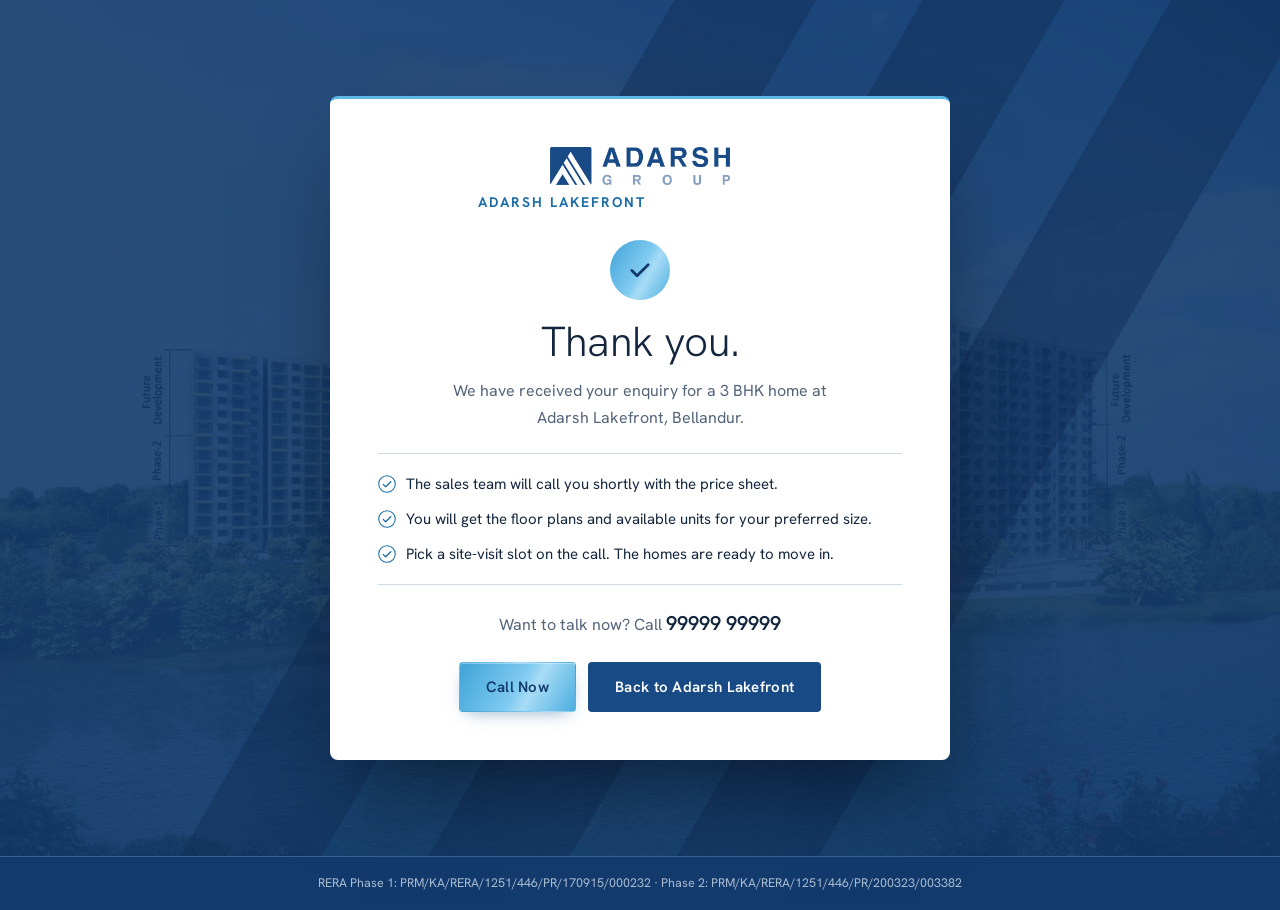
<file: thank-you.html>
<!doctype html>
<html lang="en-IN">
<head>
<meta charset="utf-8">
<meta name="viewport" content="width=device-width, initial-scale=1, viewport-fit=cover">
<title>Thank You | Adarsh Lakefront</title>
<meta name="robots" content="noindex">
<meta name="theme-color" content="#184a86">
<link rel="icon" href="assets/img/mark-navy.webp" type="image/webp">
<link rel="preconnect" href="https://fonts.googleapis.com">
<link rel="preconnect" href="https://fonts.gstatic.com" crossorigin>
<link href="https://fonts.googleapis.com/css2?family=Hanken+Grotesk:wght@300;400;500;600;700&display=swap" rel="stylesheet">
<link rel="stylesheet" href="assets/css/styles.css">
<style>
  html, body { height: 100%; }
  body { display: flex; flex-direction: column; min-height: 100%; background: var(--char-2); }
  .ty { position: relative; isolation: isolate; flex: 1 1 auto; display: grid; place-items: center; padding: clamp(40px, 8vw, 96px) 0; color: var(--white); }
  .ty-media, .ty-media img { position: absolute; inset: 0; width: 100%; height: 100%; object-fit: cover; z-index: -2; }
  .ty::after { content: ""; position: absolute; inset: 0; z-index: -1; background: var(--stripes), rgba(18, 58, 108, .9); }
  .ty-card { width: 100%; max-width: 620px; margin: 0 auto; background: var(--white); color: var(--ink); border-radius: 8px; border-top: 3px solid var(--gold); padding: clamp(28px, 5vw, 48px); text-align: center; box-shadow: 0 40px 90px -30px rgba(0, 0, 0, .6); }
  .ty-card .logo { width: 180px; margin: 0 auto 6px; }
  .ty-card .pname { margin: 0 0 26px; color: var(--gold-deep); font-weight: 700; font-size: 14px; letter-spacing: .14em; text-transform: uppercase; }
  .ty-tick { width: 60px; height: 60px; margin: 0 auto 18px; border-radius: 50%; background: var(--gold-grad); color: var(--char-2); display: grid; place-items: center; }
  .ty-card h1 { font-weight: 300; font-size: clamp(30px, 5vw, 42px); letter-spacing: -.015em; margin-bottom: 12px; text-wrap: balance; }
  .ty-card p { color: var(--muted); font-size: 16px; margin: 0 auto 10px; max-width: 46ch; }
  .ty-next { list-style: none; margin: 22px 0; padding: 18px 0; border-top: 1px solid var(--line); border-bottom: 1px solid var(--line); display: grid; gap: 10px; text-align: left; font-size: 15px; }
  .ty-next li { display: flex; gap: 10px; align-items: flex-start; }
  .ty-next svg { flex: 0 0 auto; color: var(--gold-deep); margin-top: 3px; }
  .ty-call { font-size: 15px; }
  .ty-call strong { color: var(--ink); font-size: 20px; font-weight: 600; user-select: all; white-space: nowrap; }
  .ty-btns { display: flex; flex-wrap: wrap; gap: 12px; justify-content: center; margin-top: 22px; }
  .ty-test { margin: 0 0 22px; padding: 10px 14px; border-radius: 4px; background: #fff4d6; color: #6b4a00; font-size: 13.5px; font-weight: 500; text-align: left; }
  .ty-foot { background: var(--char-2); color: #a9bcd2; font-size: 12.5px; text-align: center; padding: 16px var(--gutter) calc(16px + env(safe-area-inset-bottom, 0px)); border-top: 1px solid var(--line-dark); }
</style>
<script src="assets/js/config.js"></script>
<script>
  window.dataLayer = window.dataLayer || [];
  (function (id) {
    if (!id) return;
    (function(w,d,s,l,i){w[l]=w[l]||[];w[l].push({'gtm.start':new Date().getTime(),event:'gtm.js'});var f=d.getElementsByTagName(s)[0],j=d.createElement(s),dl=l!='dataLayer'?'&l='+l:'';j.async=true;j.src='https://www.googletagmanager.com/gtm.js?id='+i+dl;f.parentNode.insertBefore(j,f);})(window,document,'script','dataLayer',id);
  })(window.AL_CONFIG && window.AL_CONFIG.gtmId);
</script>
</head>
<body>
<main class="ty">
  <picture class="ty-media" aria-hidden="true"><img src="assets/img/facade-1600.webp" srcset="assets/img/facade-1000.webp 1000w, assets/img/facade-1600.webp 1600w" sizes="100vw" alt=""></picture>
  <div class="wrap">
    <div class="ty-card">
      <p class="ty-test" id="ty-test" hidden>Test mode: this enquiry was not sent or saved. Connect the lead endpoint and set testMode to false in assets/js/config.js before going live.</p>
      <img class="logo" src="assets/img/logo-navy.webp" width="640" height="135" alt="Adarsh Group">
      <p class="pname">Adarsh Lakefront</p>
      <div class="ty-tick"><svg aria-hidden="true" viewBox="0 0 24 24" width="28" height="28"><path fill="none" stroke="currentColor" stroke-width="2.4" stroke-linecap="round" stroke-linejoin="round" d="M5 12.5l4.5 4.5L19 7.5"/></svg></div>
      <h1 id="ty-title">Thank you.</h1>
      <p>We have received your enquiry for a 3 BHK home at Adarsh Lakefront, Bellandur.</p>
      <ul class="ty-next">
        <li><svg aria-hidden="true" viewBox="0 0 24 24" width="18" height="18"><circle cx="12" cy="12" r="11" fill="none" stroke="currentColor" stroke-width="1.4"/><path d="M7 12.5l3.2 3.2L17 9" fill="none" stroke="currentColor" stroke-width="1.8" stroke-linecap="round" stroke-linejoin="round"/></svg>The sales team will call you shortly with the price sheet.</li>
        <li><svg aria-hidden="true" viewBox="0 0 24 24" width="18" height="18"><circle cx="12" cy="12" r="11" fill="none" stroke="currentColor" stroke-width="1.4"/><path d="M7 12.5l3.2 3.2L17 9" fill="none" stroke="currentColor" stroke-width="1.8" stroke-linecap="round" stroke-linejoin="round"/></svg>You will get the floor plans and available units for your preferred size.</li>
        <li><svg aria-hidden="true" viewBox="0 0 24 24" width="18" height="18"><circle cx="12" cy="12" r="11" fill="none" stroke="currentColor" stroke-width="1.4"/><path d="M7 12.5l3.2 3.2L17 9" fill="none" stroke="currentColor" stroke-width="1.8" stroke-linecap="round" stroke-linejoin="round"/></svg>Pick a site-visit slot on the call. The homes are ready to move in.</li>
      </ul>
      <p class="ty-call">Want to talk now? Call <strong class="js-phone-text">99999&nbsp;99999</strong></p>
      <div class="ty-btns">
        <a class="btn btn-gold js-phone" href="tel:+919999999999" data-cta="thankyou_call">Call Now</a>
        <a class="btn btn-dark" href="/">Back to Adarsh Lakefront</a>
      </div>
    </div>
  </div>
</main>
<footer class="ty-foot">RERA Phase 1: PRM/KA/RERA/1251/446/PR/170915/000232 · Phase 2: PRM/KA/RERA/1251/446/PR/200323/003382</footer>
<script>
(function () {
  var CFG = window.AL_CONFIG || {};
  function ss(k) { try { return sessionStorage.getItem(k); } catch (e) { return null; } }
  var name = ss("al_name");
  if (name) document.getElementById("ty-title").textContent = "Thank you, " + name + ".";
  var test = ss("al_test") === "1";
  if (test) document.getElementById("ty-test").hidden = false;
  if (CFG.phoneE164) document.querySelectorAll(".js-phone").forEach(function (a) { a.href = "tel:" + CFG.phoneE164; });
  if (CFG.phoneDisplay) document.querySelectorAll(".js-phone-text").forEach(function (s) { s.textContent = String(CFG.phoneDisplay).replace(/ /g, " "); });
  // Conversion event for GTM (Google Ads / Meta). Not fired in test mode.
  if (!test) window.dataLayer.push({ event: "lead_thank_you_view", project: "Adarsh Lakefront" });
})();
</script>
</body>
</html>
</file>
<file: assets/css/styles.css>
/* Adarsh Lakefront. Layout: full-bleed lake elevation with a form card, facts band, then alternating white / navy sections.
 * Palette and type follow the project brochure: Adarsh navy, lake-sky blue accent, light-weight sans headlines. */
:root {
  --char: #184a86;            /* Adarsh navy (brochure cover) */
  --char-2: #123a6c;
  --char-3: #1f589b;
  --paper: #f3f7fa;
  --paper-2: #e3ecf2;
  --white: #ffffff;
  --ink: #14263d;
  --muted: #52637a;
  --muted-dark: #b8cbe0;
  --gold: #5ab7e6;            /* lake-sky accent (project name on the cover) */
  --gold-light: #a8dcf6;
  --gold-deep: #1c6ea4;
  --sand: #e9e1c9;            /* floor-plan page ground */
  --line: rgba(24, 74, 134, .2);
  --line-dark: rgba(140, 200, 240, .3);
  --gold-grad: linear-gradient(120deg, #3fa3d8 0%, #7fcaf0 50%, #a8dcf6 62%, #4aaee0 100%);
  --stripes: linear-gradient(120deg, transparent 0 38%, rgba(12, 40, 80, .38) 38% 46%, transparent 46% 52%, rgba(12, 40, 80, .38) 52% 60%, transparent 60% 66%, rgba(12, 40, 80, .38) 66% 74%, transparent 74%);
  --serif: "Hanken Grotesk", "Helvetica Neue", Helvetica, Arial, sans-serif;
  --sans: "Hanken Grotesk", "Helvetica Neue", Helvetica, Arial, sans-serif;
  --radius: 4px;
  --wrap: 1180px;
  --gutter: clamp(16px, 4vw, 40px);
  --header-h: 64px;
  color-scheme: light;
}
*, *::before, *::after { box-sizing: border-box; }
[hidden] { display: none !important; }
html { scroll-behavior: smooth; scroll-padding-top: calc(var(--header-h) + 12px); -webkit-text-size-adjust: 100%; }
@media (prefers-reduced-motion: reduce) {
html { scroll-behavior: auto; }
*, *::before, *::after { transition: none !important; animation: none !important; }
}
body { margin: 0; font-family: var(--sans); font-weight: 400; font-size: 16px; line-height: 1.65; color: var(--ink); background: var(--paper); overflow-x: hidden; }
img { max-width: 100%; height: auto; display: block; }
a { color: inherit; }
button { font: inherit; color: inherit; cursor: pointer; }
h1, h2, h3 { margin: 0; font-weight: 500; line-height: 1.15; }
p { margin: 0 0 1em; }
abbr { text-decoration: none; }
.skip { position: absolute; left: -999px; top: 8px; background: var(--white); padding: 8px 14px; z-index: 100; }
.skip:focus { left: 8px; }
:focus-visible { outline: 2px solid var(--gold); outline-offset: 3px; }
.wrap { width: 100%; max-width: var(--wrap); margin: 0 auto; padding: 0 var(--gutter); }
.wrap.narrow { max-width: 860px; }
.section { padding: clamp(64px, 9vw, 120px) 0; }
.dark { background: var(--char); color: #e8eff7; }
.display { font-family: var(--serif); font-weight: 400; font-size: clamp(34px, 5.2vw, 58px); line-height: 1.05; letter-spacing: -.005em; }
.display em { font-style: italic; color: var(--gold-deep); }
.dark .display em, .final .display em { color: var(--gold); }
.lede { font-size: clamp(16px, 1.6vw, 18px); color: var(--muted); max-width: 640px; font-weight: 300; }
.dark .lede { color: var(--muted-dark); }
.fineprint { font-size: 12.5px; color: var(--muted); margin-top: 18px; }
.text-link { background: none; border: 0; padding: 0; color: var(--gold-deep); font-weight: 500; font-size: 14px; letter-spacing: .02em; text-decoration: underline; text-underline-offset: 4px; text-decoration-thickness: 1px; }
.dark .text-link { color: var(--gold); }
.btn { white-space: nowrap; display: inline-flex; align-items: center; justify-content: center; gap: 8px; min-height: 50px; padding: 0 26px; border-radius: var(--radius); border: 1px solid transparent; font-weight: 500; font-size: 15px; letter-spacing: .02em; text-decoration: none; transition: transform .15s ease, box-shadow .2s ease, background-color .2s ease; }
.btn:active { transform: translateY(1px); }
.btn-gold { background: var(--gold-grad); color: var(--char-2); box-shadow: 0 1px 0 rgba(255,255,255,.35) inset, 0 6px 18px -8px rgba(20, 90, 150, .6); }
.btn-gold:hover { box-shadow: 0 1px 0 rgba(255,255,255,.35) inset, 0 10px 24px -8px rgba(20, 90, 150, .75); }
.btn-dark { background: var(--char); color: var(--white); }
.btn-dark:hover { background: var(--char-2); }
.btn-sm { min-height: 40px; padding: 0 18px; font-size: 14px; }
.btn-block { width: 100%; }
.btn[disabled] { opacity: .65; cursor: progress; }
.site-header { position: sticky; top: 0; z-index: 40; background: rgba(24, 74, 134, .97); backdrop-filter: saturate(1.2) blur(6px); border-bottom: 1px solid var(--line-dark); }
.header-inner { height: var(--header-h); display: flex; align-items: center; gap: 24px; }
.brand img { height: 22px; width: auto; }
.nav { display: none; margin-left: auto; gap: 28px; }
.nav a { white-space: nowrap; color: #e3ecf6; text-decoration: none; font-size: 13.5px; letter-spacing: .04em; padding: 6px 0; border-bottom: 1px solid transparent; }
.nav a:hover { border-color: var(--gold); color: var(--white); }
.header-actions { margin-left: auto; display: flex; align-items: center; gap: 10px; }
.icon-btn { white-space: nowrap; display: inline-flex; align-items: center; gap: 8px; min-height: 40px; padding: 0 12px; color: var(--gold-light); text-decoration: none; font-size: 14px; border: 1px solid var(--line-dark); border-radius: var(--radius); }
.icon-btn span { display: none; }
@media (min-width: 1100px) {
.nav { display: flex; gap: 26px; margin-left: 48px; }
.header-actions { margin-left: auto; }
}
@media (min-width: 760px) {
.icon-btn { border: 0; }
.icon-btn span { display: inline; }
.brand img { height: 26px; }
}
.card { background: var(--white); color: var(--ink); border-radius: var(--radius); padding: 28px; box-shadow: 0 30px 60px -30px rgba(0,0,0,.55); border-top: 3px solid var(--gold); }
.form-title { font-family: var(--serif); font-size: 28px; font-weight: 500; line-height: 1.1; margin-bottom: 6px; }
.form-lede { font-size: 13.5px; color: var(--muted); margin-bottom: 18px; }
.lead-form { display: grid; gap: 14px; }
.field { margin: 0; padding: 0; border: 0; min-width: 0; }
.field label, .field legend { display: block; font-size: 12.5px; font-weight: 500; letter-spacing: .02em; margin-bottom: 6px; color: var(--ink); padding: 0; }
.opt { font-weight: 400; color: var(--muted); }
.lead-form input[type=text], .lead-form input[type=tel], .lead-form select { width: 100%; height: 48px; padding: 0 14px; border: 1px solid #c3cfdb; border-radius: var(--radius); background: #fff; font: inherit; font-size: 16px; color: var(--ink); }
.lead-form input:focus, .lead-form select:focus { outline: none; border-color: var(--gold-deep); box-shadow: 0 0 0 3px rgba(90, 183, 230, .35); }
.lead-form input[aria-invalid="true"] { border-color: #b3261e; }
.phone-row { display: grid; grid-template-columns: 88px 1fr; gap: 8px; }
.phone-row select { padding: 0 8px; }
.chips { display: flex; flex-wrap: wrap; gap: 8px; }
.chips legend { width: 100%; }
.chips label { position: relative; margin: 0; }
.chips input { position: absolute; opacity: 0; inset: 0; margin: 0; cursor: pointer; }
.chips label span { display: inline-flex; align-items: center; min-height: 38px; padding: 0 14px; border: 1px solid #c3cfdb; border-radius: 999px; font-size: 13.5px; background: #fff; transition: background-color .15s, border-color .15s; }
.chips label input:checked + span { background: var(--char); color: var(--white); border-color: var(--char); }
.chips input:focus-visible + span { outline: 2px solid var(--gold-deep); outline-offset: 2px; }
.consent { display: grid; grid-template-columns: 20px 1fr; gap: 10px; align-items: start; font-size: 12.5px; color: var(--muted); line-height: 1.5; }
.consent input { width: 18px; height: 18px; margin: 1px 0 0; accent-color: var(--char); }
.err { margin: 4px 0 0; font-size: 12.5px; color: #b3261e; min-height: 0; }
.err:empty { display: none; }
.form-status { margin: 0; font-size: 13.5px; }
.form-status:empty { display: none; }
.form-status.is-error { color: #8c1d18; background: #fbeceb; padding: 10px 12px; border-radius: var(--radius); }
.form-status a { font-weight: 600; }
.hp { position: absolute !important; left: -9999px; width: 1px; height: 1px; overflow: hidden; }
.form-success { text-align: left; padding: 6px 0; }
.form-success h4 { font-family: var(--serif); font-size: 26px; font-weight: 500; margin: 0 0 8px; }
.form-success p { font-size: 14px; color: var(--muted); }
.form-success .tick { width: 44px; height: 44px; border-radius: 50%; background: var(--gold-grad); display: grid; place-items: center; margin-bottom: 14px; color: var(--char-2); }
.btn-lg { min-height: 54px; padding: 0 34px; font-size: 16px; }
.hero { position: relative; isolation: isolate; color: var(--white); min-height: min(94svh, 900px); display: flex; align-items: flex-end; background: var(--char-2); }
.hero-media, .hero-media img { position: absolute; inset: 0; width: 100%; height: 100%; }
.hero-media { z-index: -2; }
.hero-media img { object-fit: cover; object-position: 65% 35%; }
.hero-shade { position: absolute; inset: 0; z-index: -1; background: linear-gradient(180deg, rgba(9,30,60,.15) 0%, rgba(9,30,60,.2) 35%, rgba(9,30,60,.82) 70%, rgba(9,30,60,.95) 100%); }
.hero h1 { font-family: var(--serif); font-weight: 400; font-size: clamp(54px, 9vw, 112px); line-height: .95; letter-spacing: -.01em; }
.hero-stats { display: grid; grid-template-columns: 1fr; gap: 0; border-top: 1px solid var(--line-dark); margin-bottom: 18px; max-width: 760px; }
.hero-stats div { padding: 12px 0; border-bottom: 1px solid var(--line-dark); }
.hero-stats strong { display: block; font-family: var(--serif); font-weight: 500; font-size: 26px; line-height: 1.15; color: var(--white); }
.hero-stats span { font-size: 12px; letter-spacing: .12em; text-transform: uppercase; color: var(--gold); }
@media (min-width: 760px) {
.hero { align-items: center; }
.hero-shade { background: linear-gradient(90deg, rgba(9,30,60,.88) 0%, rgba(9,30,60,.6) 42%, rgba(9,30,60,.1) 75%), linear-gradient(0deg, rgba(9,30,60,.5), transparent 35%); }
.hero-stats { grid-template-columns: repeat(3, auto); justify-content: start; border-bottom: 1px solid var(--line-dark); }
.hero-stats div { border-bottom: 0; padding: 14px 32px 14px 0; margin-right: 32px; border-right: 1px solid var(--line-dark); }
.hero-stats div:last-child { border-right: 0; margin-right: 0; }
.hero-media img { object-position: 60% 40%; }
}
.about { background: var(--paper); }
.center { text-align: center; }
.mandala-mark { width: 54px; margin: 0 auto 18px; }
.about .display { margin-bottom: 22px; }
.about-lede { font-size: clamp(16px, 1.6vw, 18.5px); font-weight: 300; color: var(--muted); max-width: 64ch; margin: 0 auto 1em; }
.pricing { background: var(--paper); }
.pricing .display { margin-bottom: clamp(36px, 5vw, 56px); }
.master { background: var(--white); }
.master-grid { display: grid; gap: 32px; align-items: center; }
.master .display { margin-bottom: 18px; }
.master-btns { display: flex; flex-wrap: wrap; gap: 18px; align-items: center; margin-top: 24px; }
.master-img { padding: 0; border: 1px solid var(--line); border-radius: var(--radius); background: #fff; overflow: hidden; display: block; width: 100%; }
@media (min-width: 960px) {
.master-grid { grid-template-columns: 1fr 1.5fr; gap: 56px; }
}
.row-head { display: flex; flex-wrap: wrap; align-items: flex-end; justify-content: space-between; gap: 16px; margin-bottom: 28px; }
.swipe-ctrl { display: flex; align-items: center; gap: 10px; }
.swipe-hint { font-size: 12px; letter-spacing: .14em; text-transform: uppercase; color: var(--muted); margin-right: 6px; }
.dark .swipe-hint { color: var(--muted-dark); }
.arrow { width: 44px; height: 44px; border-radius: 50%; border: 1px solid var(--line); background: transparent; font-size: 24px; line-height: 1; color: var(--ink); }
.dark .arrow { border-color: var(--line-dark); color: var(--gold-light); }
.arrow:hover { background: var(--gold); color: var(--char-2); border-color: var(--gold); }
.scroller { display: grid; grid-auto-flow: column; gap: 16px; overflow-x: auto; scroll-snap-type: x mandatory; scroll-padding-left: 0; padding-bottom: 12px; scrollbar-width: thin; scrollbar-color: var(--gold) transparent; overscroll-behavior-x: contain; }
.scroller > * { scroll-snap-align: start; }
.scroller:focus-visible { outline-offset: 6px; }
.gallery-sec { background: var(--paper); }
.g-row { grid-auto-columns: 85%; }
.g-row figure { margin: 0; }
.g-row button { display: block; width: 100%; padding: 0; border: 0; background: var(--paper-2); overflow: hidden; border-radius: var(--radius); }
.g-row img { width: 100%; aspect-ratio: 4 / 3; object-fit: cover; transition: transform .6s ease; }
.g-row button:hover img { transform: scale(1.03); }
.g-row figcaption { margin-top: 10px; font-family: var(--serif); font-size: 21px; color: var(--ink); }
@media (min-width: 700px) {
.g-row { grid-auto-columns: calc((100% - 32px) / 2.4); }
}
@media (min-width: 1100px) {
.g-row { grid-auto-columns: calc((100% - 32px) / 3); }
}
.neighbourhood { background: var(--white); }
.nb-grid { display: grid; gap: 36px; align-items: stretch; }
.neighbourhood .display { margin-bottom: 16px; }
.pin-list { list-style: none; padding: 0; margin: 0 0 14px; }
.pin-list li { display: flex; gap: 12px; align-items: flex-start; padding: 10px 0; border-bottom: 1px solid var(--line); font-size: 14.5px; }
.pin-list svg { flex: 0 0 auto; color: var(--gold-deep); margin-top: 2px; }
.map-embed { min-height: 360px; border: 1px solid var(--line); border-radius: var(--radius); overflow: hidden; background: var(--paper-2); }
.map-embed iframe { width: 100%; height: 100%; min-height: 360px; border: 0; display: block; }
@media (min-width: 960px) {
.nb-grid { grid-template-columns: 1fr 1.2fr; gap: 56px; }
.map-embed iframe { min-height: 520px; }
}
.closing { position: relative; isolation: isolate; color: var(--white); padding: clamp(80px, 11vw, 140px) 0; }
.closing-media, .closing-media img { position: absolute; inset: 0; width: 100%; height: 100%; }
.closing-media { z-index: -1; }
.closing-media img { object-fit: cover; }
.closing::after { content: ""; position: absolute; inset: 0; z-index: -1; background: rgba(18,58,108,.88); }
.closing .display em { color: var(--gold-light); }
.closing p { color: #d6e2f0; font-size: 17px; font-weight: 300; margin: 18px auto 10px; max-width: 46ch; }
.closing .closing-line { font-size: 13px; letter-spacing: .14em; text-transform: uppercase; color: var(--gold); font-weight: 400; margin-bottom: 28px; }
.site-footer { background: var(--char-2); color: #b3c5da; padding: 44px 0 calc(96px + env(safe-area-inset-bottom)); font-size: 13px; }
.foot-top { display: flex; flex-wrap: wrap; align-items: center; gap: 10px 22px; padding-bottom: 22px; border-bottom: 1px solid var(--line-dark); margin-bottom: 22px; }
.foot-mark { height: 22px; width: auto; }
.foot-tag { margin: 0; color: var(--gold); font-size: 13px; letter-spacing: .03em; }
.foot-dev { display: grid; gap: 18px; align-items: center; margin-bottom: 20px; }
.foot-dev > img { width: 200px; }
.foot-dev .credai { width: 110px; opacity: .8; }
.foot-cols p { margin: 0 0 6px; }
.foot-cols strong { color: #dfe9f4; font-weight: 500; }
.foot-cols a { color: inherit; }
.disclaimer { font-size: 11.5px; line-height: 1.6; color: #9fb3ca; max-width: 120ch; }
.disclaimer a { color: var(--gold); }
@media (min-width: 960px) {
.foot-dev { grid-template-columns: 220px 1fr auto; gap: 32px; }
.site-footer { padding-bottom: 96px; }
}
.wa-float { position: fixed; right: 18px; bottom: 90px; z-index: 44; width: 56px; height: 56px; border-radius: 50%; display: grid; place-items: center; background: #1f8f4e; color: #fff; box-shadow: 0 10px 24px -8px rgba(0,0,0,.5); }
.action-bar { position: fixed; z-index: 45; left: 0; right: 0; bottom: 0; display: flex; gap: 8px; padding: 10px 12px calc(10px + env(safe-area-inset-bottom)); background: rgba(18, 58, 108, .97); border-top: 1px solid var(--line-dark); transform: translateY(110%); transition: transform .25s ease; }
.action-bar.is-visible { transform: none; }
.action-bar > * { flex: 1 1 0; min-height: 48px; display: inline-flex; align-items: center; justify-content: center; gap: 6px; border-radius: var(--radius); font-weight: 500; font-size: 14.5px; text-decoration: none; }
.action-bar a { color: var(--gold-light); border: 1px solid var(--line-dark); }
.action-bar .mb-wa { color: #fff; background: #1f8f4e; border-color: #1f8f4e; }
.action-bar button { flex-grow: 1.4; border: 0; background: var(--gold-grad); color: var(--char-2); }
@media (min-width: 900px) {
.action-bar { left: auto; right: 24px; bottom: 24px; width: auto; padding: 8px; border: 1px solid var(--line-dark); border-radius: 6px; box-shadow: 0 16px 40px -16px rgba(0,0,0,.6); }
.action-bar > * { flex: 0 0 auto; padding: 0 22px; min-height: 44px; }
.wa-float { bottom: 100px; right: 28px; }
}
dialog { border: 0; padding: 0; }
dialog::backdrop { background: rgba(8, 22, 44, .72); }
.modal { width: min(460px, calc(100% - 24px)); max-height: calc(100svh - 24px); border-radius: 6px; background: var(--white); color: var(--ink); overflow: auto; }
.modal[open] { animation: pop .25s ease; }
@keyframes pop { from { opacity: 0; transform: translateY(12px) scale(.98); } to { opacity: 1; transform: none; } }
.modal-banner-text { position: absolute; left: 22px; right: 22px; bottom: 14px; z-index: 1; color: #fff; }
.modal-banner-text img { height: 24px; width: auto; }
.modal-banner-text p { margin: 6px 0 0; display: flex; align-items: center; gap: 6px; font-size: 12.5px; letter-spacing: .08em; color: #e6eef7; }
.modal-inner { padding: 20px 22px 22px; }
.modal-inner .form-title { font-size: 26px; }
.modal-inner .form-lede { margin-bottom: 14px; }
.modal-close { position: absolute; top: 6px; right: 6px; width: 40px; height: 40px; border: 0; border-radius: 50%; background: rgba(9,30,60,.55); font-size: 26px; line-height: 1; color: #fff; z-index: 3; }
.lightbox { width: 100vw; height: 100svh; max-width: none; max-height: none; background: rgba(8, 22, 44, .96); color: #fff; }
.lightbox[open] { display: grid; place-items: center; }
.lightbox figure { margin: 0; max-width: min(1400px, 94vw); }
.lightbox img { max-height: 82svh; width: auto; margin: 0 auto; background: #f3f7fa; }
.lightbox figcaption { color: #c8d5e4; text-align: center; }
.lightbox .modal-close { top: 12px; right: 12px; }
.lb-nav { position: absolute; top: 50%; transform: translateY(-50%); width: 48px; height: 64px; background: rgba(255,255,255,.08); border: 0; color: #fff; font-size: 36px; }
.lb-prev { left: 8px; }
.lb-next { right: 8px; }
.noscript { position: fixed; bottom: 0; left: 0; right: 0; background: var(--gold-light); padding: 12px; text-align: center; margin: 0; z-index: 99; }
.review-mode [data-review] { outline: 2px dashed #d97706; outline-offset: 4px; }
.review-mode [data-review]::after { content: "REVIEW: " attr(data-review); display: block; font: 600 11px/1.4 var(--sans); color: #7c2d12; background: #fef3c7; padding: 6px 8px; margin-top: 6px; text-align: left; letter-spacing: 0; text-transform: none; }
@media (max-width: 759px) {
.hero h1 { font-size: 52px; }
.hero-stats { grid-template-columns: 1.15fr 1fr 1fr; border-bottom: 1px solid var(--line-dark); margin-bottom: 14px; }
.hero-stats div { border-bottom: 0; padding: 10px 8px 10px 0; }
.hero-stats div + div { padding-left: 10px; border-left: 1px solid var(--line-dark); }
.hero-stats strong { font-size: 17px; }
.hero-stats span { font-size: 9.5px; letter-spacing: .08em; display: block; margin-top: 2px; }
.hero .btn-lg { width: 100%; }
}
.hero-grid { display: grid; gap: 24px; padding-bottom: 40px; }
.hero-form { padding: 22px 20px; }
.hero-form .form-title { font-size: 27px; margin-bottom: 4px; }
.hero-form .form-lede { margin-bottom: 14px; }
@media (min-width: 1000px) {
.hero-grid { grid-template-columns: minmax(0, 1fr) 380px; align-items: center; gap: 56px; padding-top: 110px; padding-bottom: 90px; }
.hero h1 { font-size: clamp(64px, 6.6vw, 96px); }
.hero-stats div { padding-right: 22px; margin-right: 22px; }
.hero-stats strong { font-size: 23px; }
.hero-form { padding: 28px; }
}
@media (min-width: 760px) and (max-width: 999px) {
.hero-grid { padding-bottom: 64px; }
.hero-form { max-width: 520px; }
}
@media (max-width: 759px) {
.hero-shade { background: linear-gradient(180deg, rgba(9,30,60,.15) 0%, rgba(9,30,60,.55) 18%, rgba(9,30,60,.88) 38%, rgba(9,30,60,.96) 60%, var(--char-2) 100%); }
}
html { font-synthesis-weight: none; }
.display em, .hero h1 em, .eyebrow em, .closing .display em { font-style: normal; }
.display { letter-spacing: -.01em; }
.brochure-map { min-height: 0; border: 0; background: none; margin: 0; overflow: visible; }
.brochure-map button { position: relative; display: block; width: 100%; padding: 0; border: 1px solid var(--line); border-radius: var(--radius); background: #f3f7fa; overflow: hidden; cursor: zoom-in; }
.brochure-map img { width: 100%; height: auto; }
.brochure-map .zoom { position: absolute; right: 10px; bottom: 10px; font-size: 11.5px; background: var(--char); color: var(--white); padding: 4px 10px; border-radius: 99px; letter-spacing: .04em; }
.nb-grid { align-items: center; }
.brochure-map figcaption { font-size: 12.5px; color: var(--muted); margin-top: 10px; }
.walk .display { margin-bottom: clamp(32px, 4.5vw, 48px); }
.walk-grid { display: grid; gap: 18px; }
.video-card { min-width: 0; }
.video-thumb { position: relative; display: block; width: 100%; padding: 0; border: 0; border-radius: var(--radius); overflow: hidden; background: #0b2244; aspect-ratio: 16 / 9; cursor: pointer; }
.video-thumb img { width: 100%; height: 100%; object-fit: cover; opacity: .82; transition: transform .6s ease, opacity .3s; }
.video-thumb:hover img { transform: scale(1.03); opacity: .95; }
.video-thumb::after { content: ""; position: absolute; inset: 0; background: linear-gradient(0deg, rgba(8,22,44,.55), transparent 55%); pointer-events: none; }
.play { position: absolute; left: 50%; top: 50%; transform: translate(-50%, -50%); z-index: 1; width: 64px; height: 64px; border-radius: 50%; display: grid; place-items: center; background: var(--gold-grad); color: var(--char-2); box-shadow: 0 10px 30px -8px rgba(0,0,0,.6); transition: transform .2s; }
.play svg { margin-left: 3px; }
.video-thumb:hover .play { transform: translate(-50%, -50%) scale(1.07); }
.video-side .play { width: 46px; height: 46px; }
.video-thumb iframe { position: absolute; inset: 0; width: 100%; height: 100%; border: 0; }
.video-card h3 { font-family: var(--serif); font-weight: 400; font-size: 22px; color: var(--white); margin-top: 12px; }
.video-main h3 { font-size: 28px; }
.video-card p { margin: 2px 0 0; font-size: 13.5px; color: var(--muted-dark); }
.video-side { display: grid; grid-template-columns: repeat(2, minmax(0, 1fr)); gap: 14px; }
.video-side .video-card h3 { font-size: 17px; margin-top: 8px; }
.walk .fineprint { color: var(--muted-dark); margin-top: 22px; }
@media (min-width: 960px) {
.walk-grid { grid-template-columns: 1.7fr 1fr; gap: 24px; align-items: start; }
.video-side { grid-template-columns: 1fr; gap: 16px; }
.video-side .video-card { display: grid; grid-template-columns: 150px 1fr; gap: 14px; align-items: center; }
.video-side .video-card h3 { margin: 0; font-size: 19px; }
}
.amenities .display { margin-bottom: 18px; }
.am-intro { max-width: 720px; margin: 0 auto clamp(32px, 4.5vw, 48px); }
.am-intro h3 { font-family: var(--serif); font-weight: 400; font-size: clamp(22px, 2.4vw, 28px); color: var(--gold-light); margin-bottom: 10px; }
.am-intro p { color: var(--muted-dark); font-size: 15.5px; margin: 0; }
.am-split { display: grid; gap: 28px; align-items: center; }
.am-photo { margin: 0; }
.am-photo button { display: block; width: 100%; padding: 0; border: 0; border-radius: var(--radius); overflow: hidden; background: none; cursor: zoom-in; }
.am-photo img { width: 100%; aspect-ratio: 4 / 3.2; object-fit: cover; }
.am-icons { list-style: none; margin: 0; padding: 0; display: grid; grid-template-columns: repeat(3, minmax(0, 1fr)); gap: 22px 10px; }
.am-icons li { display: flex; flex-direction: column; align-items: center; text-align: center; gap: 10px; font-size: 13.5px; color: #e6eef7; line-height: 1.3; }
.am-ic { width: 72px; height: 72px; border-radius: 50%; display: grid; place-items: center; color: var(--gold-light); background: rgba(255,255,255,.05); border: 1px solid var(--line-dark); transition: background-color .2s, color .2s; }
.am-icons li:hover .am-ic { background: var(--gold); color: var(--char-2); }
.am-more-ic .am-ic { background: var(--gold-grad); color: var(--char-2); border-color: transparent; }
@media (min-width: 640px) {
.am-icons { grid-template-columns: repeat(4, minmax(0, 1fr)); }
}
@media (min-width: 960px) {
.am-split { grid-template-columns: 1fr 1.25fr; gap: 56px; }
}
.am-all { margin-top: 40px; border-top: 1px solid var(--line-dark); border-bottom: 1px solid var(--line-dark); }
.am-all summary { list-style: none; cursor: pointer; padding: 18px 0; display: flex; justify-content: space-between; align-items: center; font-size: 15px; font-weight: 500; color: var(--gold-light); letter-spacing: .02em; }
.am-all summary::-webkit-details-marker { display: none; }
.am-all summary::after { content: "+"; font-size: 24px; font-weight: 300; transition: transform .2s; }
.am-all[open] summary::after { transform: rotate(45deg); }
.am-all-grid { display: grid; grid-template-columns: repeat(auto-fit, minmax(200px, 1fr)); gap: 24px 32px; padding: 6px 0 28px; }
.am-all h4 { margin: 0 0 8px; font-family: var(--serif); font-weight: 400; font-size: 19px; color: var(--white); }
.am-all ul { list-style: none; margin: 0; padding: 0; }
.am-all li { padding: 5px 0; font-size: 14px; color: var(--muted-dark); border-top: 1px solid rgba(255,255,255,.06); }
.am-cta-band { margin-top: 40px; display: flex; flex-wrap: wrap; gap: 18px; align-items: center; justify-content: space-between; padding: 24px 28px; border: 1px solid var(--line-dark); border-radius: var(--radius); background: rgba(255,255,255,.03); }
.am-cta-band p { margin: 0; font-family: var(--serif); font-size: clamp(22px, 2.4vw, 28px); color: var(--white); }
.video-thumb.is-playing { cursor: default; }
.video-thumb.is-playing::after { display: none; }
html:not(.ss-editing) [data-edit]:empty { display: none; }
.hero-b { min-height: 0; height: clamp(300px, 62vw, 720px); align-items: stretch; }
.hero-b .hero-shade { background: linear-gradient(90deg, rgba(9,30,60,0) 45%, rgba(9,30,60,.35) 100%), linear-gradient(0deg, rgba(9,30,60,.25), transparent 30%); }
.hero-b .hero-grid { padding: 0; display: none; }
@media (min-width: 900px) {
.hero-b { height: min(86svh, 760px); align-items: center; }
.hero-b .hero-grid { display: grid; grid-template-columns: 1fr 380px; padding: 90px var(--gutter) 40px; align-items: center; }
}
.intro-band { background: var(--white); padding: clamp(36px, 5vw, 64px) 0 clamp(36px, 5vw, 56px); border-bottom: 1px solid var(--line); }
.intro-top { display: grid; gap: 22px; align-items: center; justify-items: center; text-align: center; }
.intro-logo { display: flex; flex-direction: column; align-items: center; gap: 10px; }
.intro-logo img { filter: brightness(.62) saturate(1.3); }
.intro-logo img:first-child { width: 64px; height: auto; }
.intro-logo img:last-child { width: 220px; height: auto; }
.intro-text h1 { font-family: var(--sans); font-weight: 600; font-size: clamp(24px, 2.6vw, 36px); line-height: 1.25; color: var(--ink); letter-spacing: -.01em; }
.intro-text h1 em { font-family: var(--serif); font-style: italic; font-weight: 400; color: var(--ink); }
.intro-price { margin: 14px 0 0; font-size: clamp(15px, 1.4vw, 18px); font-weight: 600; color: #1c6ea4; }
.intro-price i { font-style: normal; margin: 0 8px; color: #8fb6d3; }
.intro-form { display: none; }
@media (max-width: 899px) {
.intro-form { display: block; margin: 28px 0 8px; padding: 22px 20px; }
.intro-form .form-title { font-size: 26px; }
}
@media (min-width: 900px) {
.intro-top { grid-template-columns: 1fr auto 1.35fr; gap: 0; text-align: left; justify-items: stretch; }
.intro-top::before { content: ""; grid-column: 2; grid-row: 1; width: 1px; height: 130px; background: var(--line); margin: 0 48px; }
.intro-logo { grid-column: 1; grid-row: 1; justify-self: center; }
.intro-text { grid-column: 3; grid-row: 1; }
}
.kf-grid { list-style: none; margin: clamp(32px, 4.5vw, 56px) 0 0; padding: 0; display: grid; grid-template-columns: repeat(2, minmax(0, 1fr)); gap: 26px 16px; }
.kf-grid li { display: flex; align-items: center; gap: 14px; min-width: 0; }
.kf-grid svg { flex: 0 0 auto; width: 38px; height: 38px; color: #5f7896; }
.kf-grid strong { display: block; font-family: var(--sans); font-weight: 600; font-size: 16px; line-height: 1.25; color: #1c6ea4; }
.kf-grid span { display: block; margin-top: 3px; font-size: 14px; color: var(--ink); }
@media (min-width: 900px) {
.kf-grid { grid-template-columns: repeat(4, 1fr); gap: 40px 28px; }
.kf-grid svg { width: 48px; height: 48px; }
.kf-grid strong { font-size: 21px; }
.kf-grid span { font-size: 16px; }
}
@media (max-width: 599px) {
.ip-rera { display: none; }
}
.highlights-c { background: #f5f8fb; }
.highlights-c .display { margin-bottom: clamp(30px, 4vw, 48px); }
.highlights-c .display em { color: var(--ink); }
.hlc-grid { list-style: none; margin: 0; padding: 0; display: grid; grid-template-columns: 1fr; gap: 16px; }
.hlc-grid li { display: flex; align-items: center; gap: 20px; min-height: 112px; padding: 22px 26px; border-radius: 28px; background: linear-gradient(90deg, #d9e7f3 0%, #ebf2f9 55%, rgba(245,248,251,0) 100%); }
.hlc-grid svg { flex: 0 0 auto; width: 52px; height: 52px; color: #4f9fd0; }
.hlc-grid p { margin: 0; font-size: 17px; line-height: 1.35; color: var(--ink); }
.hlc-grid strong { font-family: var(--sans); font-weight: 600; }
.hlc-grid em { font-family: var(--serif); font-style: italic; font-weight: 400; color: #14263d; }
@media (min-width: 700px) {
.hlc-grid { grid-template-columns: repeat(2, 1fr); gap: 20px 24px; }
}
@media (min-width: 1100px) {
.hlc-grid { grid-template-columns: repeat(3, 1fr); gap: 26px 32px; }
.hlc-grid li { min-height: 130px; padding: 26px 30px; }
.hlc-grid svg { width: 58px; height: 58px; }
.hlc-grid p { font-size: 18.5px; }
}
.hlc-grid strong { font-size: 1.04em; }
.hlc-grid em { font-size: .94em; }
.display { font-family: var(--sans); font-weight: 600; font-size: clamp(30px, 4vw, 48px); line-height: 1.15; letter-spacing: -.02em; }
.display em, .highlights-c .display em { font-family: var(--serif); font-style: italic; font-weight: 400; letter-spacing: -.005em; color: inherit; }
.dark .display em, .closing .display em { color: var(--gold-light); }
.form-title, .plan-card h3, .pricing-foot h3, .video-card h3, .am-all h4, .specs summary,
.modal-inner .form-title, .hero-form .form-title, .intro-form .form-title { font-family: var(--sans); font-weight: 600; letter-spacing: -.01em; }
.form-title { font-size: 24px; }
.video-card h3 { font-size: 20px; }
.video-main h3 { font-size: 24px; }
.video-side .video-card h3 { font-size: 16px; }
.am-all h4 { font-size: 17px; }
.am-intro h3, .am-cta-band p, .g-row figcaption { font-family: var(--serif); font-style: italic; font-weight: 400; }
.am-cta-band p { font-size: clamp(22px, 2.4vw, 28px); }
.video-card p, .closing .closing-line { font-style: normal; }
.closing .display em, .dark .display em { font-family: var(--serif); font-style: italic; font-weight: 400; }
.fp2-grid { display: grid; grid-template-columns: 1fr; gap: 32px; margin-top: 8px; }
.fp2-card { min-width: 0; display: flex; flex-direction: column; }
.fp2-img { position: relative; display: block; width: 100%; aspect-ratio: 16 / 9.5; padding: 0; border: 0; background: #eef3f7; overflow: hidden; cursor: pointer; }
.fp2-img img { width: 100%; height: 100%; object-fit: contain; padding: 14px; filter: blur(5px); opacity: .7; transform: scale(1.05); }
.fp2-pill { position: absolute; left: 50%; top: 50%; transform: translate(-50%, -50%); background: #184a86; color: #fff; padding: 12px 26px; border-radius: 999px; font-size: 14px; font-weight: 500; letter-spacing: .14em; text-transform: uppercase; white-space: nowrap; box-shadow: 0 6px 18px -8px rgba(0,0,0,.35); transition: background-color .2s; }
.fp2-img:hover .fp2-pill { background: #123a6c; }
.fp2-info { margin: 22px 0 18px; padding: 0 4px; }
.fp2-info div { margin-bottom: 14px; }
.fp2-info dt { font-size: 15px; letter-spacing: .04em; text-transform: uppercase; color: var(--ink); }
.fp2-info dd { margin: 3px 0 0; font-size: 16px; font-weight: 600; letter-spacing: .02em; text-transform: uppercase; color: var(--ink); }
.btn-outline-pill { margin-top: auto; width: 100%; min-height: 50px; border: 1.5px solid var(--ink); border-radius: 999px; background: transparent; color: var(--ink); font-size: 14px; font-weight: 500; letter-spacing: .16em; text-transform: uppercase; transition: background-color .2s, color .2s; }
.btn-outline-pill:hover { background: var(--ink); color: var(--white); }
.fp2-note { margin-top: 30px; }
@media (min-width: 700px) {
.fp2-grid { grid-template-columns: repeat(2, 1fr); gap: 36px 28px; }
}
@media (min-width: 1100px) {
.fp2-grid { grid-template-columns: repeat(4, 1fr); gap: 24px; }
.fp2-pill { font-size: 13px; padding: 11px 22px; }
.fp2-info dd { font-size: 15px; }
}
.fp2-img img { object-fit: cover; object-position: 50% 30%; padding: 0; opacity: .9; filter: blur(4px) contrast(1.05); transform: scale(1.12); }
@media (min-width: 1100px) {
.fp2-grid { grid-template-columns: repeat(3, 1fr); gap: 32px; }
}
.am-photo-portrait img { aspect-ratio: 4 / 3.4; object-position: 50% 30%; }
@media (min-width: 960px) {
.am-photo-portrait { max-width: 420px; justify-self: center; }
.am-photo-portrait img { aspect-ratio: 486 / 700; }
}
.modal-lux { width: min(920px, calc(100% - 24px)); max-height: calc(100svh - 24px); padding: 0; border-radius: 10px; overflow: hidden auto; background: var(--white); box-shadow: 0 40px 100px -30px rgba(0,0,0,.7); }
.modal-lux[open] { animation: luxIn .45s cubic-bezier(.2,.8,.2,1); }
@keyframes luxIn { from { opacity: 0; transform: translateY(18px) scale(.98); } to { opacity: 1; transform: none; } }
.modal-lux::backdrop { background: rgba(8,22,44,.78); backdrop-filter: blur(3px); }
.lux-grid { display: grid; grid-template-columns: 1fr; }
.lux-visual { position: relative; min-height: 230px; background: var(--char-2); overflow: hidden; }
.lux-photo { position: absolute; inset: 0; width: 100%; height: 100%; object-fit: cover; object-position: 50% 28%; }
.lux-overlay { position: relative; z-index: 1; height: 100%; display: flex; flex-direction: column; justify-content: flex-end; padding: 22px; color: #fff; background: linear-gradient(180deg, rgba(9,28,56,.05) 0%, rgba(9,28,56,.35) 40%, rgba(9,28,56,.9) 100%); }
.lux-brand { display: flex; align-items: center; gap: 10px; margin-bottom: 8px; }
.lux-brand img:first-child { width: 34px; height: auto; }
.lux-brand img:last-child { height: 20px; width: auto; }
.lux-tag { margin: 0; font-family: var(--sans); font-weight: 600; font-size: 19px; }
.lux-tag em { font-family: var(--serif); font-style: italic; font-weight: 400; color: var(--gold-light); }
.lux-trust, .lux-devs { display: none; }
.lux-form { padding: 24px 22px 20px; }
.lux-eyebrow { margin: 0 0 6px; font-size: 11.5px; font-weight: 600; letter-spacing: .16em; text-transform: uppercase; color: #1c6ea4; }
.lux-form .form-title { font-size: 26px; margin-bottom: 6px; }
.lux-form .form-lede { font-size: 13.5px; margin-bottom: 16px; }
.lux-assure { display: flex; align-items: center; gap: 6px; margin: 12px 0 0; font-size: 12px; color: var(--muted); }
.lux-assure svg { color: #1c6ea4; flex: 0 0 auto; }
.lux-rera { margin: 4px 0 0; font-size: 11px; color: var(--muted); letter-spacing: .02em; }
.modal-lux .modal-close { top: 10px; right: 10px; background: rgba(9,28,56,.55); color: #fff; z-index: 5; }
@media (min-width: 820px) {
.lux-grid { grid-template-columns: .95fr 1.05fr; min-height: 600px; }
.lux-visual { min-height: 0; }
.lux-overlay { padding: 32px 30px; }
.lux-brand img:first-child { width: 44px; }
.lux-brand img:last-child { height: 26px; }
.lux-tag { font-size: 24px; margin-bottom: 18px; }
.lux-trust { display: grid; gap: 10px; list-style: none; margin: 0 0 22px; padding: 18px 0 0; border-top: 1px solid rgba(168,220,246,.3); }
.lux-trust li { display: flex; gap: 10px; align-items: center; font-size: 13.5px; color: #e8eff7; }
.lux-trust svg { color: var(--gold-light); flex: 0 0 auto; }
.lux-devs { display: flex; align-items: center; gap: 12px; }
.lux-devs span { font-size: 10.5px; letter-spacing: .16em; text-transform: uppercase; color: #c8d5e4; }
.lux-devs img { height: 30px; width: auto; }
.lux-form { padding: 40px 36px 28px; display: flex; flex-direction: column; justify-content: center; }
.lux-form .form-title { font-size: 30px; }
.modal-lux .modal-close { background: transparent; color: var(--muted); }
}

/* =================== AUDIT FIXES (Oct 2026) =================== */
.sprite { position: absolute; width: 0; height: 0; overflow: hidden; }
/* Contrast: gold text on light grounds (WCAG AA 4.5:1) */
.intro-price, .kf-grid strong, .lux-eyebrow { color: #1c6ea4; }
.intro-price i { color: #8fb6d3; }
.disclaimer { color: #a9bcd2; font-size: 12.5px; }
.brochure-map .zoom, .lux-rera, .fineprint { font-size: 12.5px; }
.lux-rera { color: var(--muted); }
/* Touch targets ≥ 44px */
.nav a { display: inline-flex; align-items: center; min-height: 44px; padding: 0; }
.brand { display: inline-flex; align-items: center; min-height: 44px; }
.text-link { display: inline-flex; align-items: center; min-height: 44px; }
.fineprint .text-link, .disclaimer a, .foot-cols a { min-height: 0; display: inline; }
.chips label span { min-height: 44px; padding: 0 16px; }
.modal-close { width: 44px; height: 44px; }
.icon-btn { min-height: 44px; min-width: 44px; justify-content: center; }
.btn-sm { min-height: 44px; }
/* Amenity group headings (now h3 for correct outline) */
.am-all h3.am-g { margin: 0 0 8px; font-family: var(--sans); font-weight: 600; font-size: 17px; letter-spacing: -.01em; color: var(--white); }
/* Mobile menu */
.menu-btn { display: inline-flex; flex-direction: column; justify-content: center; align-items: center; gap: 5px; width: 44px; height: 44px; padding: 0; border: 1px solid var(--line-dark); border-radius: var(--radius); background: transparent; }
.menu-btn span { display: block; width: 18px; height: 1.5px; background: var(--gold-light); transition: transform .2s, opacity .2s; }
.menu-open .menu-btn span:nth-child(1) { transform: translateY(6.5px) rotate(45deg); }
.menu-open .menu-btn span:nth-child(2) { opacity: 0; }
.menu-open .menu-btn span:nth-child(3) { transform: translateY(-6.5px) rotate(-45deg); }
@media (max-width: 1099px) {
  .site-header .nav { display: none; position: absolute; left: 0; right: 0; top: 100%; flex-direction: column; gap: 0; margin: 0; padding: 6px var(--gutter) 14px; background: rgba(18, 58, 108, .99); border-bottom: 1px solid var(--line-dark); box-shadow: 0 18px 30px -18px rgba(0,0,0,.6); }
  .menu-open .site-header .nav { display: flex; }
  .site-header .nav a { min-height: 48px; border-bottom: 1px solid rgba(255,255,255,.07); font-size: 15px; }
  .site-header .nav a:last-child { border-bottom: 0; }
  .header-inner { position: relative; gap: 10px; }
  .header-actions { gap: 8px; }
}
@media (min-width: 1100px) { .menu-btn { display: none; } }
@media (max-width: 380px) { .btn-sm { padding: 0 12px; font-size: 13px; } .brand img { height: 18px; } .header-actions { gap: 6px; } }
/* Sticky actions: phones only; desktop already has header CTA, so nothing floats over content */
@media (min-width: 900px) { .action-bar { display: none; } .site-footer { padding-bottom: 44px; } }
/* Anchor jumps clear the sticky header */
section[id] { scroll-margin-top: calc(var(--header-h) + 8px); }
/* Visible keyboard focus everywhere */
a:focus-visible, button:focus-visible, summary:focus-visible, [tabindex]:focus-visible { outline: 2px solid var(--gold); outline-offset: 3px; }
.lead-form input:focus-visible, .lead-form select:focus-visible { outline: none; }
.fp2-pill { background: #184a86; }
.fp2-img:hover .fp2-pill { background: #123a6c; }
.consent { min-height: 44px; align-items: center; }
/* Reserve form space before the script fills it (prevents layout shift) */
.hero-form .js-form-slot, .intro-form .js-form-slot { min-height: 300px; }
@media (max-width: 380px) { .intro-form .js-form-slot { min-height: 320px; } }
/* Header logo keeps its proportions */
.brand { flex: 0 0 auto; }
.brand img { width: auto; max-width: none; }
@media (max-width: 430px) { .brand img { height: 17px; } .header-actions { gap: 6px; } .header-inner { gap: 8px; } .btn-sm { padding: 0 12px; font-size: 13px; } }
@media (max-width: 374px) { .header-actions .icon-btn { display: none; } }

/* =================== ADARSH LAKEFRONT BRAND LAYER =================== */
.display { font-weight: 300; letter-spacing: -.015em; }
.display em, .highlights-c .display em, .closing .display em, .dark .display em { font-family: var(--sans); font-style: normal; font-weight: 300; color: var(--gold-deep); }
.dark .display em, .closing .display em { color: var(--gold-light); }
.intro-text h1 { font-weight: 500; }
.intro-text h1 em, .hlc-grid em, .lux-tag em { font-family: var(--sans); font-style: normal; font-weight: 300; }
.am-intro h3, .am-cta-band p, .g-row figcaption { font-family: var(--sans); font-style: normal; font-weight: 300; }
.g-row figcaption { font-size: 18px; }
.form-title, .video-card h3, .lux-form .form-title { font-weight: 500; }
.btn, .btn-outline-pill { font-weight: 600; }
/* Brand lockup: Adarsh Group logo + project name, as on the brochure cover */
.brand { gap: 14px; text-decoration: none; }
.brand img { height: 26px; }
.brand-name { display: none; padding-left: 14px; border-left: 1px solid var(--line-dark); color: var(--gold); font-weight: 700; font-size: 14px; letter-spacing: .14em; text-transform: uppercase; white-space: nowrap; }
@media (min-width: 760px) { .brand-name { display: inline-block; } .brand img { height: 30px; } }
@media (max-width: 430px) { .brand img { height: 22px; } }
@media (max-width: 380px) { .brand img { height: 20px; } }
.intro-logo img, .intro-logo img:first-child, .intro-logo img:last-child { filter: none; width: 210px; height: auto; }
.intro-logo .pname { margin: 4px 0 0; padding-bottom: 8px; border-bottom: 1px solid var(--gold); color: var(--gold-deep); font-weight: 700; font-size: 19px; letter-spacing: .12em; text-transform: uppercase; }
.intro-logo .ploc { margin: 0; font-size: 14px; color: var(--muted); }
.mandala-mark { width: 46px; }
.foot-mark { height: 34px; }
.foot-dev > img { width: 170px; }
.lux-brand { flex-direction: column; align-items: flex-start; gap: 8px; }
.lux-brand img:first-child, .lux-brand img:last-child { width: auto; height: 26px; }
.lux-brand .pname { color: var(--gold); font-weight: 700; font-size: 13px; letter-spacing: .14em; text-transform: uppercase; }
@media (min-width: 820px) { .lux-brand img:first-child, .lux-brand img:last-child { width: auto; height: 34px; } .lux-brand .pname { font-size: 15px; } }
.lux-devs img { height: 26px; }
/* Diagonal bands from the brochure cover, on the navy grounds */
.site-footer, .closing { position: relative; }
.site-footer::before { content: ""; position: absolute; right: 0; bottom: 0; width: min(46%, 520px); height: 100%; background: var(--stripes); opacity: .55; pointer-events: none; }
.site-footer .wrap { position: relative; }
.closing::after { background: var(--stripes), rgba(18,58,108,.88); }
.hlc-grid li { border-radius: 6px; border-left: 0; }
.fp2-img { background: var(--sand); }
.lightbox img { background: var(--sand); }
.foot-note { font-size: 12.5px; color: #c8d5e4; margin: 0 0 14px; }
.foot-contact { margin: 0 0 6px; }
.foot-contact .sel { user-select: all; color: #dfe9f4; }
.walk[hidden] { display: none; }
@media (min-width: 1100px) { .nav { margin-left: 32px; gap: 24px; } }
@media (min-width: 1100px) and (max-width: 1239px) { .brand-name { display: none; } }
.hero-tag { position: absolute; left: var(--gutter); bottom: 12px; z-index: 1; font-size: 11.5px; letter-spacing: .06em; color: #fff; background: rgba(9,30,60,.55); padding: 3px 9px; border-radius: 99px; }
@media (min-width: 700px) { .fp2-grid.fp2-two { grid-template-columns: repeat(2, 1fr); max-width: 820px; margin-inline: auto; } }
.fp2-info dd { text-transform: none; }
</file>
